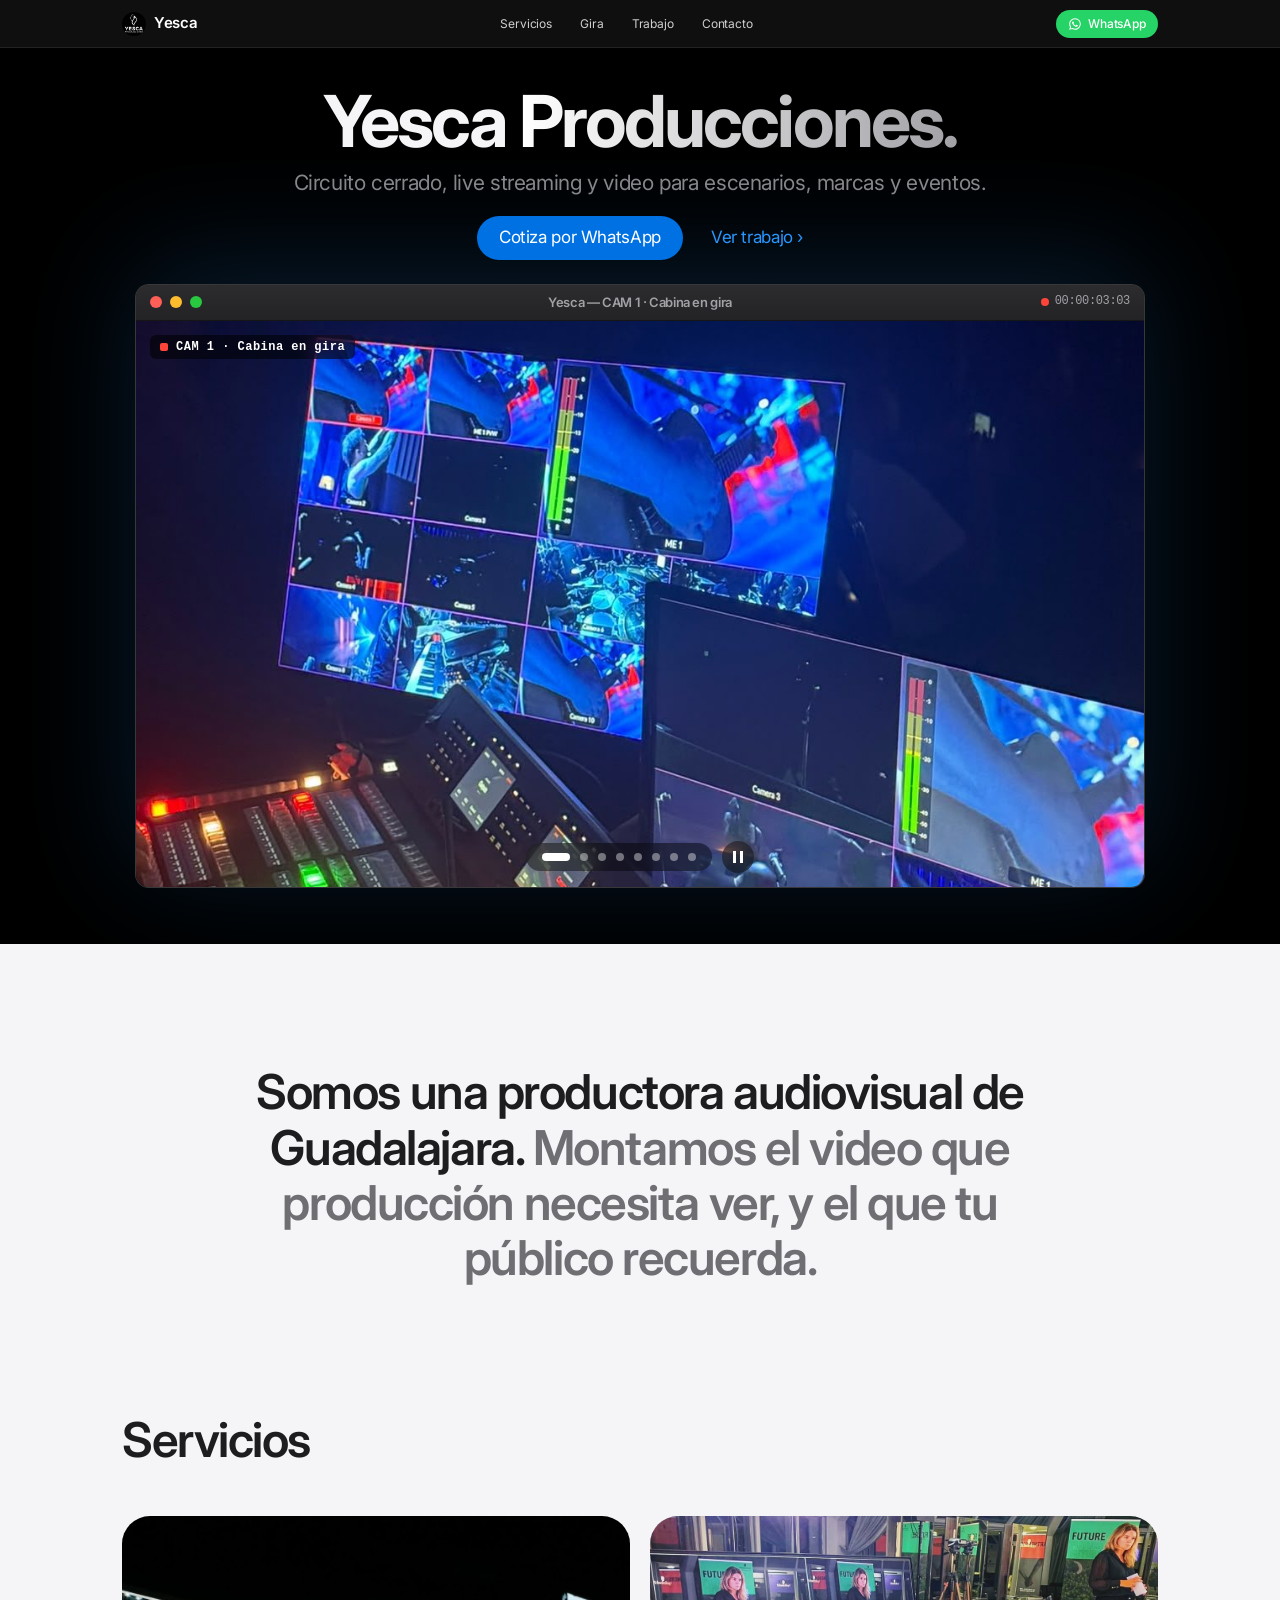
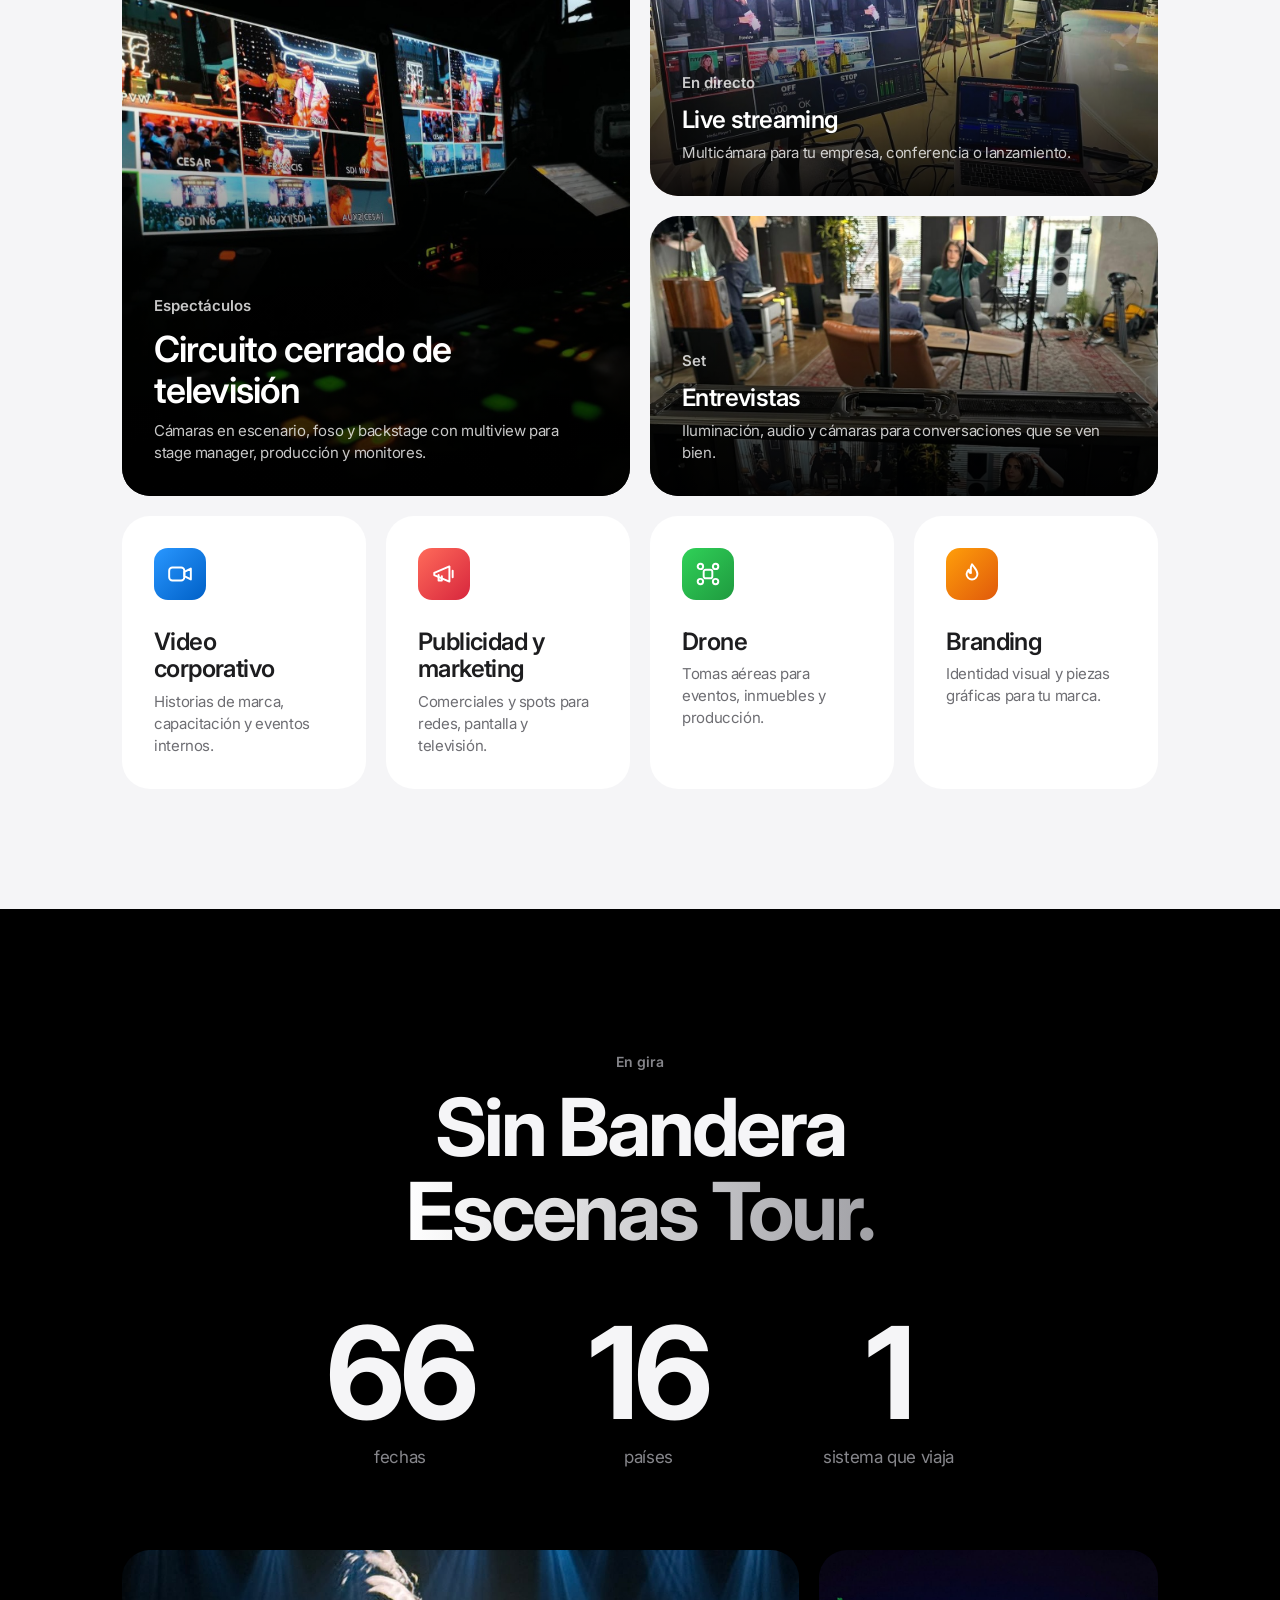
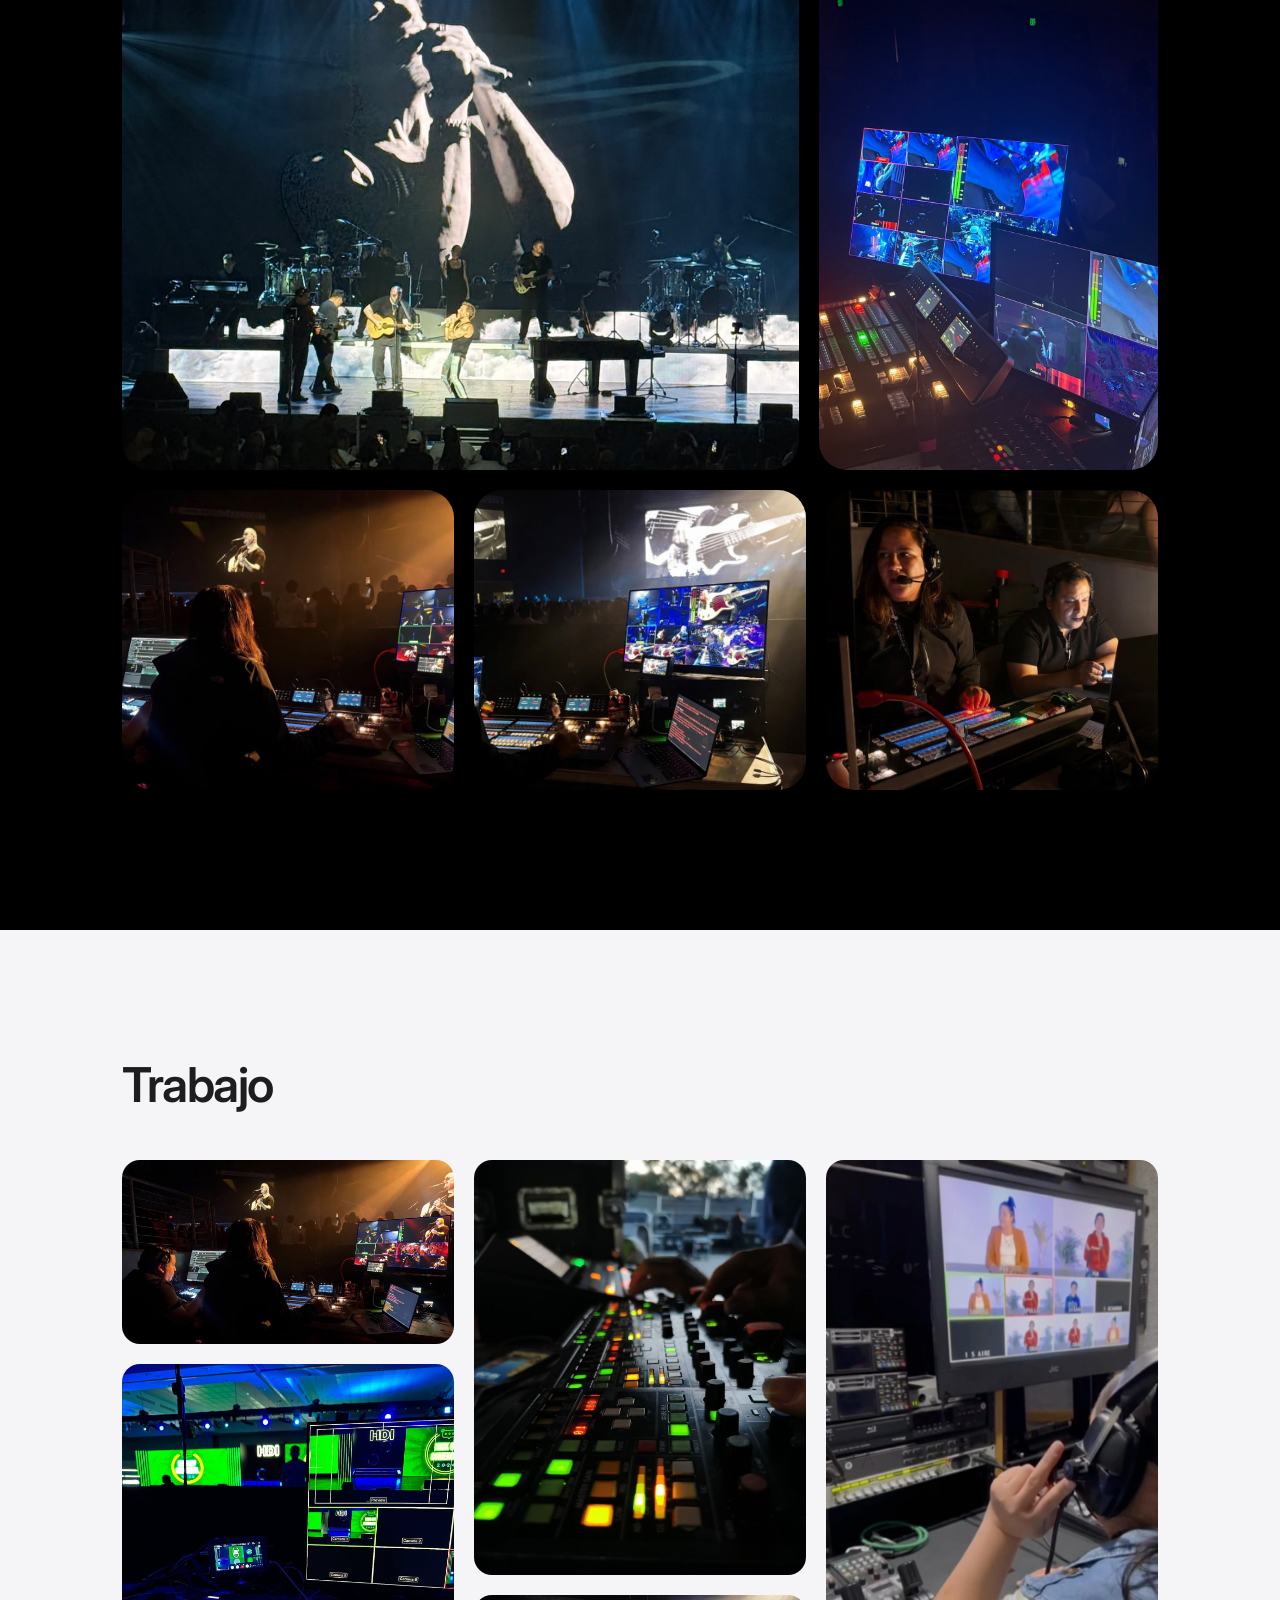
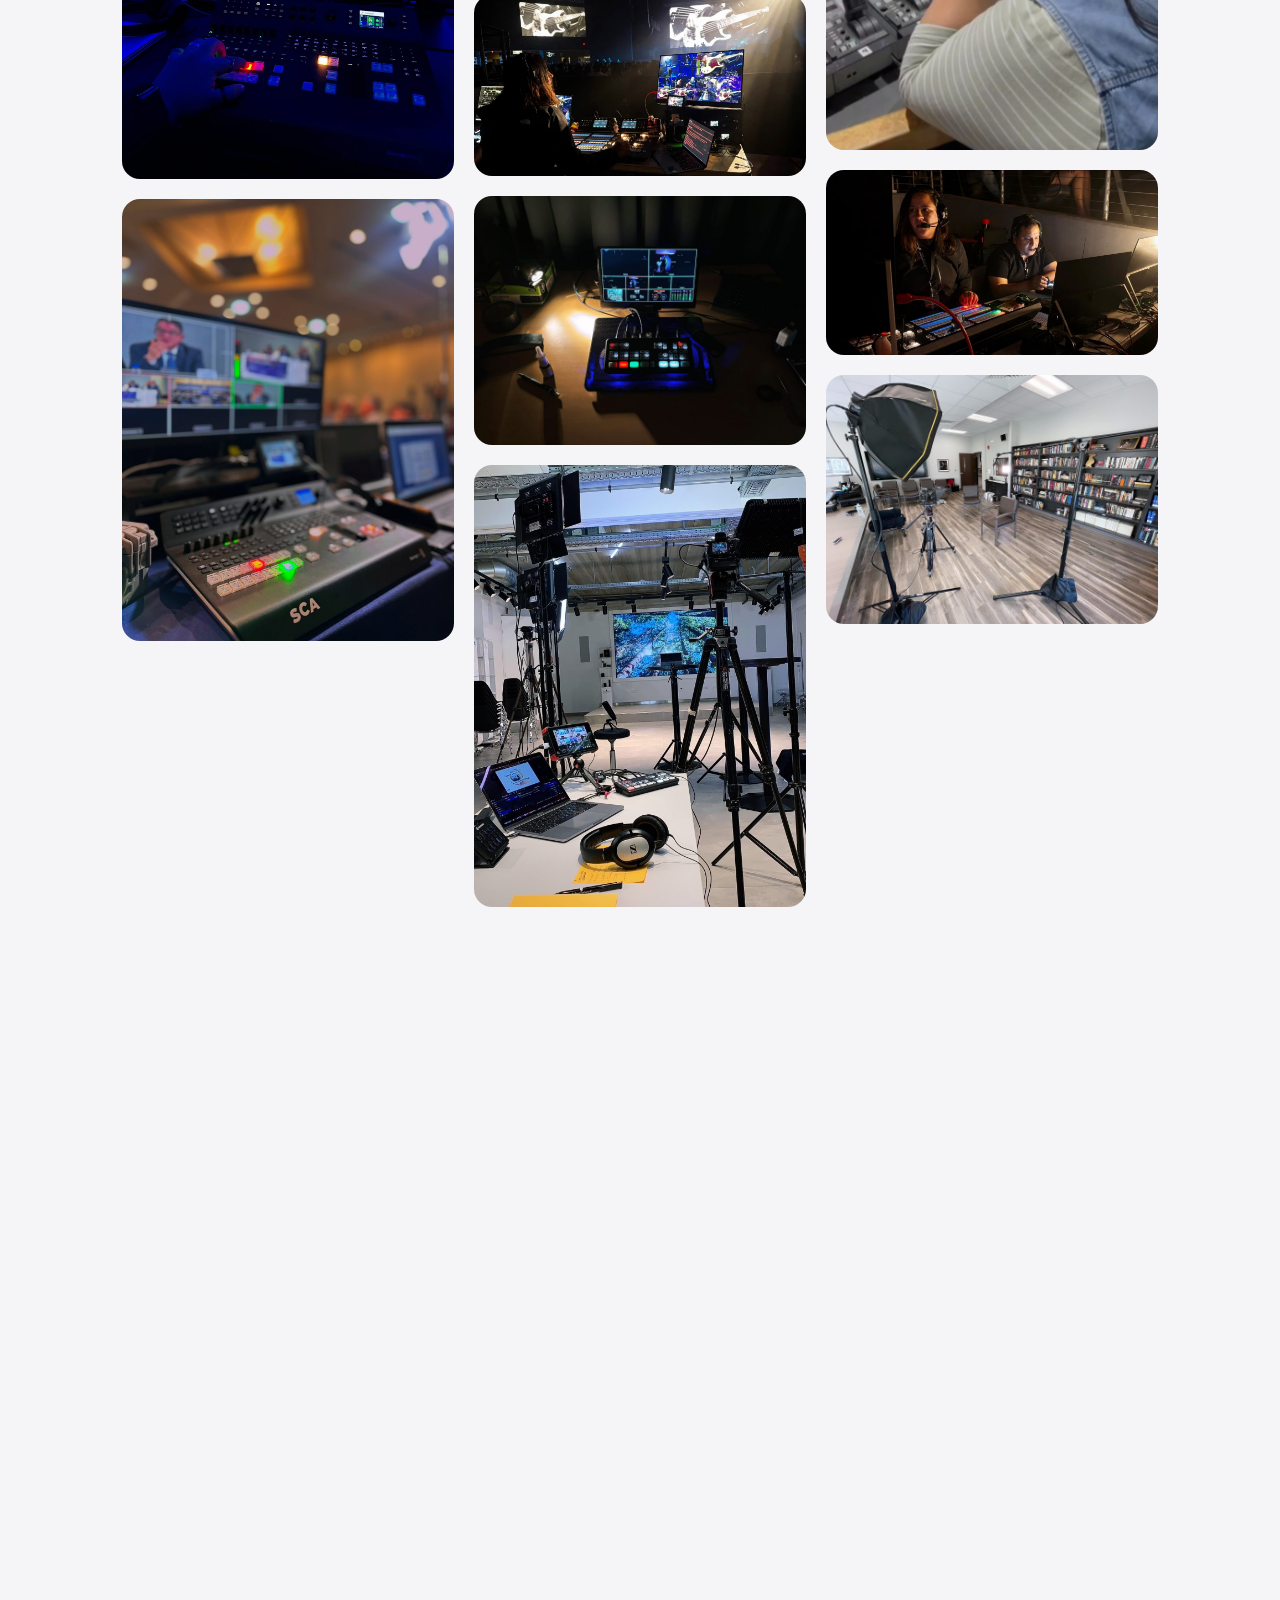
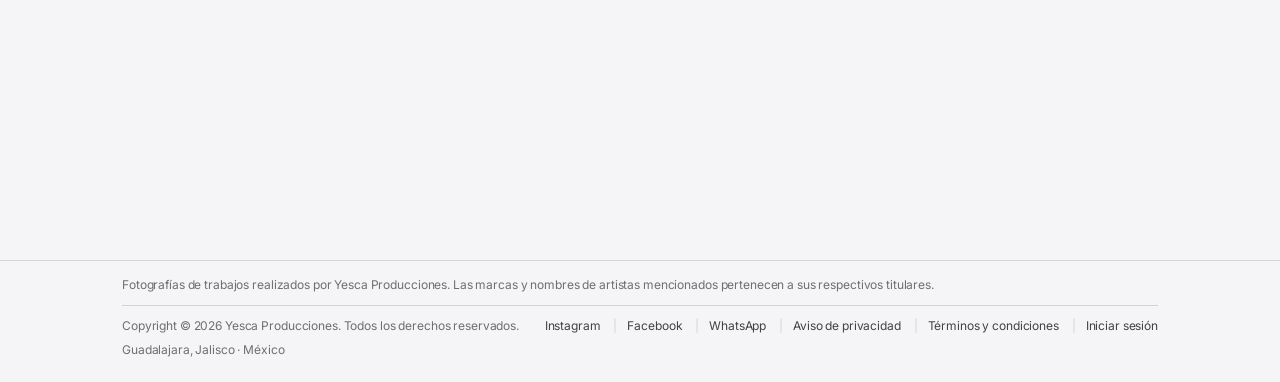
<file: index.html>
<!doctype html>
<html lang="es">
<head>
  <meta charset="utf-8">
  <meta name="viewport" content="width=device-width, initial-scale=1">
  <title>Yesca Producciones · Producción audiovisual en Guadalajara</title>
  <meta name="description" content="Circuito cerrado de televisión, live streaming, video corporativo, publicidad, entrevistas y drone. Guadalajara, Jalisco.">
  <link rel="icon" href="/static/img/ig/logo.jpg">
  <meta property="og:type" content="website">
  <meta property="og:site_name" content="Yesca Producciones">
  <meta property="og:locale" content="es_MX">
  <meta property="og:title" content="Yesca Producciones · Circuito cerrado, live streaming y video">
  <meta property="og:description" content="Circuito cerrado de televisión, live streaming, video corporativo, publicidad, entrevistas y drone. Guadalajara, Jalisco.">
  <meta property="og:url" content="https://www.yescaproducciones.com/">
  <meta property="og:image" content="https://www.yescaproducciones.com/static/img/og.jpg">
  <meta property="og:image:width" content="1200">
  <meta property="og:image:height" content="630">
  <meta property="og:image:alt" content="Yesca Producciones: circuito cerrado, live streaming y video">
  <meta name="twitter:card" content="summary_large_image">
  <meta name="theme-color" content="#000000">
  <link rel="apple-touch-icon" href="/static/img/apple-touch-icon.png">
  <link rel="preconnect" href="https://fonts.googleapis.com">
  <link rel="preconnect" href="https://fonts.gstatic.com" crossorigin>
  <link href="https://fonts.googleapis.com/css2?family=Inter:wght@400;500;600;700&display=swap" rel="stylesheet">
  <link rel="stylesheet" href="/static/css/sitio.css">
  <script>document.documentElement.classList.add("js")</script>
</head>
<body>



<header class="nav">
  <div class="nav-in">
    <a class="nav-marca" href="#inicio">
      <img src="/static/img/ig/logo.jpg" alt="" width="24" height="24">
      <span>Yesca</span>
    </a>
    <nav class="nav-links" aria-label="Secciones">
      <a href="#servicios">Servicios</a>
      <a href="#gira">Gira</a>
      <a href="#trabajo">Trabajo</a>
      <a href="#contacto">Contacto</a>
    </nav>
    <div class="nav-derecha">
      <a class="nav-whatsapp" href="https://wa.me/523310732622?text=Hola%20Yesca%2C%20quiero%20cotizar%20un%20proyecto." target="_blank" rel="noopener"><svg viewBox="0 0 24 24" aria-hidden="true"><path d="M12 2a10 10 0 0 0-8.6 15.1L2 22l5-1.3A10 10 0 1 0 12 2zm0 18.2a8.2 8.2 0 0 1-4.2-1.2l-.3-.2-3 .8.8-2.9-.2-.3A8.2 8.2 0 1 1 12 20.2zm4.5-6.1c-.2-.1-1.5-.7-1.7-.8-.2-.1-.4-.1-.6.1l-.8 1c-.1.2-.3.2-.5.1a6.7 6.7 0 0 1-3.3-2.9c-.3-.4.2-.4.7-1.3.1-.2 0-.3 0-.4l-.8-1.8c-.2-.5-.4-.4-.6-.4h-.5c-.2 0-.4.1-.6.3-.2.2-.8.8-.8 2s.9 2.3 1 2.5c.1.2 1.7 2.6 4.1 3.6 1.5.7 2.1.7 2.9.6.5-.1 1.5-.6 1.7-1.2.2-.6.2-1.1.1-1.2l-.3-.2z"/></svg><span>WhatsApp</span></a>
    </div>
  </div>
</header>

<main id="inicio">

  <!-- Portada -->
  <section class="hero oscuro">
    <h1 class="revelar">Yesca <span class="degradado">Producciones.</span></h1>
    <p class="hero-sub revelar">Circuito cerrado, live streaming y video para escenarios, marcas y eventos.</p>
    <div class="ctas revelar">
      <a class="pastilla-azul" href="https://wa.me/523310732622?text=Hola%20Yesca%2C%20quiero%20cotizar%20un%20proyecto." target="_blank" rel="noopener">Cotiza por WhatsApp</a>
      <a class="enlace-flecha" href="#trabajo">Ver trabajo</a>
    </div>

    
    
    <figure class="ventana revelar">
      <div class="ventana-barra">
        <span class="semaforo"><i></i><i></i><i></i></span>
        <span class="ventana-titulo">Yesca — <span id="cam-titulo">CAM 1 · Cabina en gira</span></span>
        <span class="ventana-rec"><span class="rec"></span> <span id="tc">00:00:00:00</span></span>
      </div>
      <div class="carrusel" id="carrusel" aria-roledescription="carrusel" aria-label="Trabajos de Yesca">
        
          <figure class="toma activa" data-cam="CAM 1 · Cabina en gira" aria-roledescription="diapositiva" aria-label="1 de 8">
            <img src="/static/img/gira/control.jpg" alt="Switcher de video y multiview con las cámaras del show, en la cabina de la gira" style="object-position: center 57%" loading=eager fetchpriority=high>
            <figcaption class="toma-etiqueta"><span class="tally"></span>CAM 1 · Cabina en gira</figcaption>
          </figure>
        
          <figure class="toma " data-cam="CAM 2 · En vivo" aria-roledescription="diapositiva" aria-label="2 de 8">
            <img src="/static/img/gira/escenario.jpg" alt="Concierto en arena con camarógrafo de Yesca frente al escenario" style="object-position: center 65%" loading=lazy>
            <figcaption class="toma-etiqueta"><span class="tally"></span>CAM 2 · En vivo</figcaption>
          </figure>
        
          <figure class="toma " data-cam="CAM 3 · Escenario" aria-roledescription="diapositiva" aria-label="3 de 8">
            <img src="/static/img/ig/23.jpg" alt="Laptop con el logo de Yesca frente a un escenario de concierto" style="object-position: center 60%" loading=lazy>
            <figcaption class="toma-etiqueta"><span class="tally"></span>CAM 3 · Escenario</figcaption>
          </figure>
        
          <figure class="toma " data-cam="CAM 4 · Teatro" aria-roledescription="diapositiva" aria-label="4 de 8">
            <img src="/static/img/ig/05.jpg" alt="Cámaras montadas frente a un escenario iluminado en azul" style="object-position: center 45%" loading=lazy>
            <figcaption class="toma-etiqueta"><span class="tally"></span>CAM 4 · Teatro</figcaption>
          </figure>
        
          <figure class="toma " data-cam="CAM 5 · Multiview" aria-roledescription="diapositiva" aria-label="5 de 8">
            <img src="/static/img/ig/14.jpg" alt="Monitores con multiview de un concierto en cabina" style="object-position: center 40%" loading=lazy>
            <figcaption class="toma-etiqueta"><span class="tally"></span>CAM 5 · Multiview</figcaption>
          </figure>
        
          <figure class="toma " data-cam="CAM 6 · Estructura" aria-roledescription="diapositiva" aria-label="6 de 8">
            <img src="/static/img/ig/20.jpg" alt="Cámara montada en la estructura de un escenario al aire libre" style="object-position: center 55%" loading=lazy>
            <figcaption class="toma-etiqueta"><span class="tally"></span>CAM 6 · Estructura</figcaption>
          </figure>
        
          <figure class="toma " data-cam="CAM 7 · Switcher" aria-roledescription="diapositiva" aria-label="7 de 8">
            <img src="/static/img/ig/09.jpg" alt="Switcher de video y multiview en un evento" style="object-position: center 50%" loading=lazy>
            <figcaption class="toma-etiqueta"><span class="tally"></span>CAM 7 · Switcher</figcaption>
          </figure>
        
          <figure class="toma " data-cam="CAM 8 · Streaming" aria-roledescription="diapositiva" aria-label="8 de 8">
            <img src="/static/img/ig/26.jpg" alt="Transmisión en vivo con monitores y laptop" style="object-position: center 50%" loading=lazy>
            <figcaption class="toma-etiqueta"><span class="tally"></span>CAM 8 · Streaming</figcaption>
          </figure>
        
        <div class="carrusel-control">
          <div class="puntos" role="tablist" aria-label="Elegir foto">
            <button role="tab" aria-label="Foto 1" class="activo"></button><button role="tab" aria-label="Foto 2" class=""></button><button role="tab" aria-label="Foto 3" class=""></button><button role="tab" aria-label="Foto 4" class=""></button><button role="tab" aria-label="Foto 5" class=""></button><button role="tab" aria-label="Foto 6" class=""></button><button role="tab" aria-label="Foto 7" class=""></button><button role="tab" aria-label="Foto 8" class=""></button>
          </div>
          <button class="pausa" id="pausa" aria-label="Pausar el carrusel"><span class="icono-pausa"></span></button>
        </div>
        <button class="carrusel-flecha izq" aria-label="Foto anterior">‹</button>
        <button class="carrusel-flecha der" aria-label="Foto siguiente">›</button>
      </div>
    </figure>
  </section>

  <!-- Declaración -->
  <section class="claro declaracion">
    <p class="revelar">Somos una productora audiovisual de Guadalajara.
      <span class="gris">Montamos el video que producción necesita ver,
      y el que tu público recuerda.</span></p>
  </section>

  <!-- Servicios en mosaico -->
  <section class="claro" id="servicios">
    <div class="contenedor">
      <h2 class="titulo-seccion revelar">Servicios</h2>
      <div class="bento">
        <article class="celda grande foto revelar" style="--foto:url('/static/img/ig/14.jpg')">
          <div class="celda-texto">
            <p class="ceja">Espectáculos</p>
            <h3>Circuito cerrado de televisión</h3>
            <p>Cámaras en escenario, foso y backstage con multiview para stage manager, producción y monitores.</p>
          </div>
        </article>
        <article class="celda foto revelar" style="--foto:url('/static/img/ig/26.jpg')">
          <div class="celda-texto">
            <p class="ceja">En directo</p>
            <h3>Live streaming</h3>
            <p>Multicámara para tu empresa, conferencia o lanzamiento.</p>
          </div>
        </article>
        <article class="celda foto revelar" style="--foto:url('/static/img/ig/10.jpg')">
          <div class="celda-texto">
            <p class="ceja">Set</p>
            <h3>Entrevistas</h3>
            <p>Iluminación, audio y cámaras para conversaciones que se ven bien.</p>
          </div>
        </article>
        <article class="celda icono revelar">
          <span class="glifo" aria-hidden="true">
            <svg viewBox="0 0 24 24"><rect x="2" y="6" width="14" height="12" rx="3"/><path d="M16 10l6-3v10l-6-3z"/></svg>
          </span>
          <h3>Video corporativo</h3>
          <p>Historias de marca, capacitación y eventos internos.</p>
        </article>
        <article class="celda icono revelar">
          <span class="glifo" aria-hidden="true">
            <svg viewBox="0 0 24 24"><path d="M3 11l14-6v14L3 13z"/><path d="M7 13v5h3v-4"/><path d="M20 9v6"/></svg>
          </span>
          <h3>Publicidad y marketing</h3>
          <p>Comerciales y spots para redes, pantalla y televisión.</p>
        </article>
        <article class="celda icono revelar">
          <span class="glifo" aria-hidden="true">
            <svg viewBox="0 0 24 24"><circle cx="5" cy="5" r="2.5"/><circle cx="19" cy="5" r="2.5"/><circle cx="5" cy="19" r="2.5"/><circle cx="19" cy="19" r="2.5"/><rect x="8" y="8" width="8" height="8" rx="2"/></svg>
          </span>
          <h3>Drone</h3>
          <p>Tomas aéreas para eventos, inmuebles y producción.</p>
        </article>
        <article class="celda icono revelar">
          <span class="glifo" aria-hidden="true">
            <svg viewBox="0 0 24 24"><path d="M12 3c2 3 5 5 5 9a5 5 0 0 1-10 0c0-2 1-3 2-4 0 2 1 3 2 3 0-3-1-5 1-8z"/></svg>
          </span>
          <h3>Branding</h3>
          <p>Identidad visual y piezas gráficas para tu marca.</p>
        </article>
      </div>
    </div>
  </section>

  <!-- Gira -->
  <!-- BORRADOR: confirmar con Judith que se puede mencionar al artista -->
  <section class="oscuro gira" id="gira">
    <div class="contenedor">
      <p class="ceja revelar">En gira</p>
      <h2 class="titulo-grande revelar">Sin Bandera<br><span class="degradado">Escenas Tour.</span></h2>
      <div class="cifras revelar">
        <div><b>66</b><span>fechas</span></div>
        <div><b>16</b><span>países</span></div>
        <div><b>1</b><span>sistema que viaja</span></div>
      </div>
      <div class="gira-fotos">
        <img class="revelar" src="/static/img/gira/escenario.jpg" alt="Concierto en arena con camarógrafo de Yesca frente al escenario" loading="lazy" style="object-position: center 62%">
        <img class="revelar" src="/static/img/gira/control.jpg" alt="Cabina de la gira: switcher y multiview con las cámaras del show" loading="lazy" style="object-position: center 78%">
      </div>
      <div class="gira-fotos tres">
        <img class="revelar" src="/static/img/gira/cabina-show.jpg" alt="Operadores de Yesca en la cabina, con el multiview y las pantallas del show al fondo" loading="lazy" style="object-position: center 40%">
        <img class="revelar" src="/static/img/gira/cabina-bajo.jpg" alt="Switcher y multiview durante el show, con el bajista en las pantallas" loading="lazy" style="object-position: 70% center">
        <img class="revelar" src="/static/img/gira/cabina-equipo.jpg" alt="Equipo de Yesca con intercom en la cabina de video" loading="lazy" style="object-position: 40% center">
      </div>
    </div>
  </section>

  <!-- Galería -->
  <section class="claro" id="trabajo">
    <div class="contenedor">
      <h2 class="titulo-seccion revelar">Trabajo</h2>
      <div class="galeria">
        
          <button class="foto revelar" data-src="/static/img/gira/cabina-show.jpg" aria-label="Ampliar: Operadores en la cabina de la gira, con las pantallas del show al fondo">
            <img src="/static/img/gira/cabina-show.jpg" alt="Operadores en la cabina de la gira, con las pantallas del show al fondo" loading="lazy">
          </button>
        
          <button class="foto revelar" data-src="/static/img/ig/09.jpg" aria-label="Ampliar: Switcher y multiview en cabina">
            <img src="/static/img/ig/09.jpg" alt="Switcher y multiview en cabina" loading="lazy">
          </button>
        
          <button class="foto revelar" data-src="/static/img/ig/02.jpg" aria-label="Ampliar: Switcher de video en producción de un evento">
            <img src="/static/img/ig/02.jpg" alt="Switcher de video en producción de un evento" loading="lazy">
          </button>
        
          <button class="foto revelar" data-src="/static/img/ig/15.jpg" aria-label="Ampliar: Consola iluminada durante un show">
            <img src="/static/img/ig/15.jpg" alt="Consola iluminada durante un show" loading="lazy">
          </button>
        
          <button class="foto revelar" data-src="/static/img/gira/cabina-bajo.jpg" aria-label="Ampliar: Switcher y multiview durante el show, con el bajista en las pantallas">
            <img src="/static/img/gira/cabina-bajo.jpg" alt="Switcher y multiview durante el show, con el bajista en las pantallas" loading="lazy">
          </button>
        
          <button class="foto revelar" data-src="/static/img/ig/04.jpg" aria-label="Ampliar: Control de video en penumbra">
            <img src="/static/img/ig/04.jpg" alt="Control de video en penumbra" loading="lazy">
          </button>
        
          <button class="foto revelar" data-src="/static/img/ig/06.jpg" aria-label="Ampliar: Set de grabación en estudio">
            <img src="/static/img/ig/06.jpg" alt="Set de grabación en estudio" loading="lazy">
          </button>
        
          <button class="foto revelar" data-src="/static/img/ig/19.jpg" aria-label="Ampliar: Operador con audífonos frente al multiview">
            <img src="/static/img/ig/19.jpg" alt="Operador con audífonos frente al multiview" loading="lazy">
          </button>
        
          <button class="foto revelar" data-src="/static/img/gira/cabina-equipo.jpg" aria-label="Ampliar: Equipo con intercom en la cabina de video">
            <img src="/static/img/gira/cabina-equipo.jpg" alt="Equipo con intercom en la cabina de video" loading="lazy">
          </button>
        
          <button class="foto revelar" data-src="/static/img/ig/12.jpg" aria-label="Ampliar: Set de entrevista en biblioteca">
            <img src="/static/img/ig/12.jpg" alt="Set de entrevista en biblioteca" loading="lazy">
          </button>
        
          <button class="foto revelar" data-src="/static/img/ig/10.jpg" aria-label="Ampliar: Grabación de entrevista con monitor de campo">
            <img src="/static/img/ig/10.jpg" alt="Grabación de entrevista con monitor de campo" loading="lazy">
          </button>
        
      </div>
      <p class="pie-galeria revelar">Fotos de <a href="https://www.instagram.com/yesca_producciones/" target="_blank" rel="noopener">@yesca_producciones</a></p>
    </div>
  </section>

  <!-- Contacto -->
  <section class="claro contacto" id="contacto">
    <div class="contenedor angosto">
      <h2 class="titulo-grande revelar">Hagamos algo<br>que se vea.</h2>
      <p class="hero-sub contacto-sub revelar">Cuéntanos fecha, lugar y qué necesitas. Te respondemos con una cotización.</p>
      <div class="contacto-botones revelar">
        <a class="pastilla-azul" href="https://wa.me/523310732622?text=Hola%20Yesca%2C%20quiero%20cotizar%20un%20proyecto." target="_blank" rel="noopener">Escríbenos por WhatsApp</a>
        <a class="enlace-flecha azul" href="tel:+523310732622">Llamar al 33 1073 2622</a>
      </div>
      <ul class="redes revelar" aria-label="Redes sociales y contacto">
        <li><a href="https://wa.me/523310732622?text=Hola%20Yesca%2C%20quiero%20cotizar%20un%20proyecto." target="_blank" rel="noopener" aria-label="WhatsApp">
          <svg viewBox="0 0 24 24" aria-hidden="true"><path d="M12 2a10 10 0 0 0-8.6 15.1L2 22l5-1.3A10 10 0 1 0 12 2zm0 18.2a8.2 8.2 0 0 1-4.2-1.2l-.3-.2-3 .8.8-2.9-.2-.3A8.2 8.2 0 1 1 12 20.2zm4.5-6.1c-.2-.1-1.5-.7-1.7-.8-.2-.1-.4-.1-.6.1l-.8 1c-.1.2-.3.2-.5.1a6.7 6.7 0 0 1-3.3-2.9c-.3-.4.2-.4.7-1.3.1-.2 0-.3 0-.4l-.8-1.8c-.2-.5-.4-.4-.6-.4h-.5c-.2 0-.4.1-.6.3-.2.2-.8.8-.8 2s.9 2.3 1 2.5c.1.2 1.7 2.6 4.1 3.6 1.5.7 2.1.7 2.9.6.5-.1 1.5-.6 1.7-1.2.2-.6.2-1.1.1-1.2l-.3-.2z"/></svg>
          <span>WhatsApp</span></a></li>
        <li><a href="https://www.instagram.com/yesca_producciones/" target="_blank" rel="noopener" aria-label="Instagram">
          <svg viewBox="0 0 24 24" aria-hidden="true"><path d="M12 2.2c3.2 0 3.6 0 4.8.1 3.3.1 4.8 1.7 4.9 4.9.1 1.3.1 1.6.1 4.8s0 3.6-.1 4.8c-.1 3.2-1.7 4.8-4.9 4.9-1.3.1-1.6.1-4.8.1s-3.6 0-4.8-.1c-3.3-.1-4.8-1.7-4.9-4.9C2.2 15.6 2.2 15.2 2.2 12s0-3.6.1-4.8C2.4 3.9 3.9 2.4 7.2 2.3 8.4 2.2 8.8 2.2 12 2.2zM12 0C8.7 0 8.3 0 7.1.1 2.7.3.3 2.7.1 7.1 0 8.3 0 8.7 0 12s0 3.7.1 4.9c.2 4.4 2.6 6.8 7 7 1.2.1 1.6.1 4.9.1s3.7 0 4.9-.1c4.4-.2 6.8-2.6 7-7 .1-1.2.1-1.6.1-4.9s0-3.7-.1-4.9c-.2-4.4-2.6-6.8-7-7C15.7 0 15.3 0 12 0zm0 5.8a6.2 6.2 0 1 0 0 12.4 6.2 6.2 0 0 0 0-12.4zM12 16a4 4 0 1 1 0-8 4 4 0 0 1 0 8zm6.4-11.8a1.4 1.4 0 1 0 0 2.9 1.4 1.4 0 0 0 0-2.9z"/></svg>
          <span>Instagram</span></a></li>
        <li><a href="https://www.facebook.com/yescaproducciones" target="_blank" rel="noopener" aria-label="Facebook">
          <svg viewBox="0 0 24 24" aria-hidden="true"><path d="M24 12a12 12 0 1 0-13.9 11.9v-8.4h-3V12h3V9.4c0-3 1.8-4.7 4.5-4.7 1.3 0 2.7.2 2.7.2v3h-1.5c-1.5 0-2 .9-2 1.9V12h3.4l-.5 3.5h-2.9v8.4A12 12 0 0 0 24 12z"/></svg>
          <span>Facebook</span></a></li>
        <li><a href="mailto:yescaprod@gmail.com" aria-label="Correo">
          <svg viewBox="0 0 24 24" aria-hidden="true"><path d="M3 5h18a1 1 0 0 1 1 1v12a1 1 0 0 1-1 1H3a1 1 0 0 1-1-1V6a1 1 0 0 1 1-1zm9 7.2L4 7.3V17h16V7.3l-8 4.9zM4.9 7l7.1 4.3L19.1 7H4.9z"/></svg>
          <span>yescaprod@gmail.com</span></a></li>
      </ul>
    </div>
  </section>
</main>

<footer class="pie">
  <div class="contenedor">
    <p class="pie-nota">Fotografías de trabajos realizados por Yesca Producciones. Las marcas y nombres de artistas mencionados pertenecen a sus respectivos titulares.</p>
    <div class="pie-fila">
      <span>Copyright © 2026 Yesca Producciones. Todos los derechos reservados.</span>
      <span class="pie-legales">
        <a href="https://www.instagram.com/yesca_producciones/" target="_blank" rel="noopener">Instagram</a>
        <a href="https://www.facebook.com/yescaproducciones" target="_blank" rel="noopener">Facebook</a>
        <a href="https://wa.me/523310732622?text=Hola%20Yesca%2C%20quiero%20cotizar%20un%20proyecto." target="_blank" rel="noopener">WhatsApp</a>
        <a href="/privacidad">Aviso de privacidad</a>
        <a href="/terminos">Términos y condiciones</a>
        <a href="https://judithzepeda.pythonanywhere.com/login">Iniciar sesión</a>
      </span>
    </div>
    <p class="pie-lugar">Guadalajara, Jalisco · México</p>
  </div>
</footer>

<a class="wa-flotante" href="https://wa.me/523310732622?text=Hola%20Yesca%2C%20quiero%20cotizar%20un%20proyecto." target="_blank" rel="noopener" aria-label="Escríbenos por WhatsApp"><svg viewBox="0 0 24 24" aria-hidden="true"><path d="M12 2a10 10 0 0 0-8.6 15.1L2 22l5-1.3A10 10 0 1 0 12 2zm0 18.2a8.2 8.2 0 0 1-4.2-1.2l-.3-.2-3 .8.8-2.9-.2-.3A8.2 8.2 0 1 1 12 20.2zm4.5-6.1c-.2-.1-1.5-.7-1.7-.8-.2-.1-.4-.1-.6.1l-.8 1c-.1.2-.3.2-.5.1a6.7 6.7 0 0 1-3.3-2.9c-.3-.4.2-.4.7-1.3.1-.2 0-.3 0-.4l-.8-1.8c-.2-.5-.4-.4-.6-.4h-.5c-.2 0-.4.1-.6.3-.2.2-.8.8-.8 2s.9 2.3 1 2.5c.1.2 1.7 2.6 4.1 3.6 1.5.7 2.1.7 2.9.6.5-.1 1.5-.6 1.7-1.2.2-.6.2-1.1.1-1.2l-.3-.2z"/></svg></a>

<dialog class="visor" id="visor">
  <img alt="">
  <button class="visor-cerrar" aria-label="Cerrar">✕</button>
</dialog>

<script>
  // Aparición suave al hacer scroll.
  const io = new IntersectionObserver(es => es.forEach(e => {
    if (e.isIntersecting) { e.target.classList.add('visto'); io.unobserve(e.target); }
  }), { threshold: 0.12 });
  document.querySelectorAll('.revelar').forEach(el => io.observe(el));

  // Timecode de la ventana, 30 fps.
  const tc = document.getElementById('tc');
  const t0 = performance.now();
  const dos = n => String(n).padStart(2, '0');
  (function tick() {
    const f = Math.floor((performance.now() - t0) / (1000 / 30)), s = Math.floor(f / 30);
    tc.textContent = `${dos(Math.floor(s / 3600))}:${dos(Math.floor(s / 60) % 60)}:${dos(s % 60)}:${dos(f % 30)}`;
    requestAnimationFrame(tick);
  })();

  // Que la ventana con la foto quepa entera en la primera pantalla, como en
  // apple.com: su ancho sale de la altura que queda libre (16:9 + barra).
  (() => {
    const v = document.querySelector('.ventana');
    function ajustar() {
      let top = 0;
      for (let e = v; e; e = e.offsetParent) top += e.offsetTop;   // sin el transform de la animación
      const libre = innerHeight - top - 36 - 12;                     // barra de la ventana y un respiro
      const ancho = Math.max(300, Math.min(1120, v.parentElement.clientWidth - 44, libre * 16 / 9));
      v.style.maxWidth = ancho + 'px';
    }
    ajustar();
    addEventListener('resize', ajustar);
    // La tipografía web llega después y empuja el texto: se recalcula.
    addEventListener('load', ajustar);
    if (document.fonts) document.fonts.ready.then(ajustar);
  })();

  // Carrusel del monitor de programa: corre solo, fundido cada 5 s, con
  // flechas, puntos, deslizar en celular y botón de pausa. Solo se detiene
  // con el botón. No se mira document.hidden al arrancar: los navegadores
  // dentro de otras apps (y algunos paneles) se reportan ocultos aunque se vean.
  (() => {
    const caja = document.getElementById('carrusel');
    const tomas = [...caja.querySelectorAll('.toma')];
    const puntos = [...document.querySelectorAll('.puntos button')];
    const titulo = document.getElementById('cam-titulo');
    const pausa = document.getElementById('pausa');
    let i = 0, timer = null, pausado = false;

    function ir(n) {
      tomas[i].classList.remove('activa'); puntos[i].classList.remove('activo');
      puntos[i].setAttribute('aria-selected', 'false');
      i = (n + tomas.length) % tomas.length;
      tomas[i].classList.add('activa'); puntos[i].classList.add('activo');
      puntos[i].setAttribute('aria-selected', 'true');
      titulo.textContent = tomas[i].dataset.cam;
      programar();
    }
    function programar() {
      clearTimeout(timer);
      if (!pausado) timer = setTimeout(() => ir(i + 1), 5000);
    }
    function marcarPausa() {
      pausa.classList.toggle('en-pausa', pausado);
      pausa.setAttribute('aria-label', pausado ? 'Reanudar el carrusel' : 'Pausar el carrusel');
    }
    caja.querySelector('.izq').onclick = () => ir(i - 1);
    caja.querySelector('.der').onclick = () => ir(i + 1);
    puntos.forEach((p, k) => p.onclick = () => ir(k));
    pausa.onclick = () => { pausado = !pausado; marcarPausa(); programar(); };
    document.addEventListener('visibilitychange', () => document.hidden ? clearTimeout(timer) : programar());
    let x0 = null;
    caja.addEventListener('touchstart', e => { x0 = e.touches[0].clientX; }, { passive: true });
    caja.addEventListener('touchend', e => {
      if (x0 === null) return;
      const dx = e.changedTouches[0].clientX - x0; x0 = null;
      if (Math.abs(dx) > 40) ir(i + (dx < 0 ? 1 : -1));
    });
    caja.addEventListener('keydown', e => {
      if (e.key === 'ArrowLeft') ir(i - 1);
      if (e.key === 'ArrowRight') ir(i + 1);
    });
    marcarPausa(); programar();
  })();

  // Visor de fotos.
  const visor = document.getElementById('visor');
  document.querySelectorAll('.galeria .foto').forEach(b => b.addEventListener('click', () => {
    visor.querySelector('img').src = b.dataset.src;
    visor.querySelector('img').alt = b.querySelector('img').alt;
    visor.showModal();
  }));
  visor.addEventListener('click', () => visor.close());
</script>
</body>
</html>
</file>
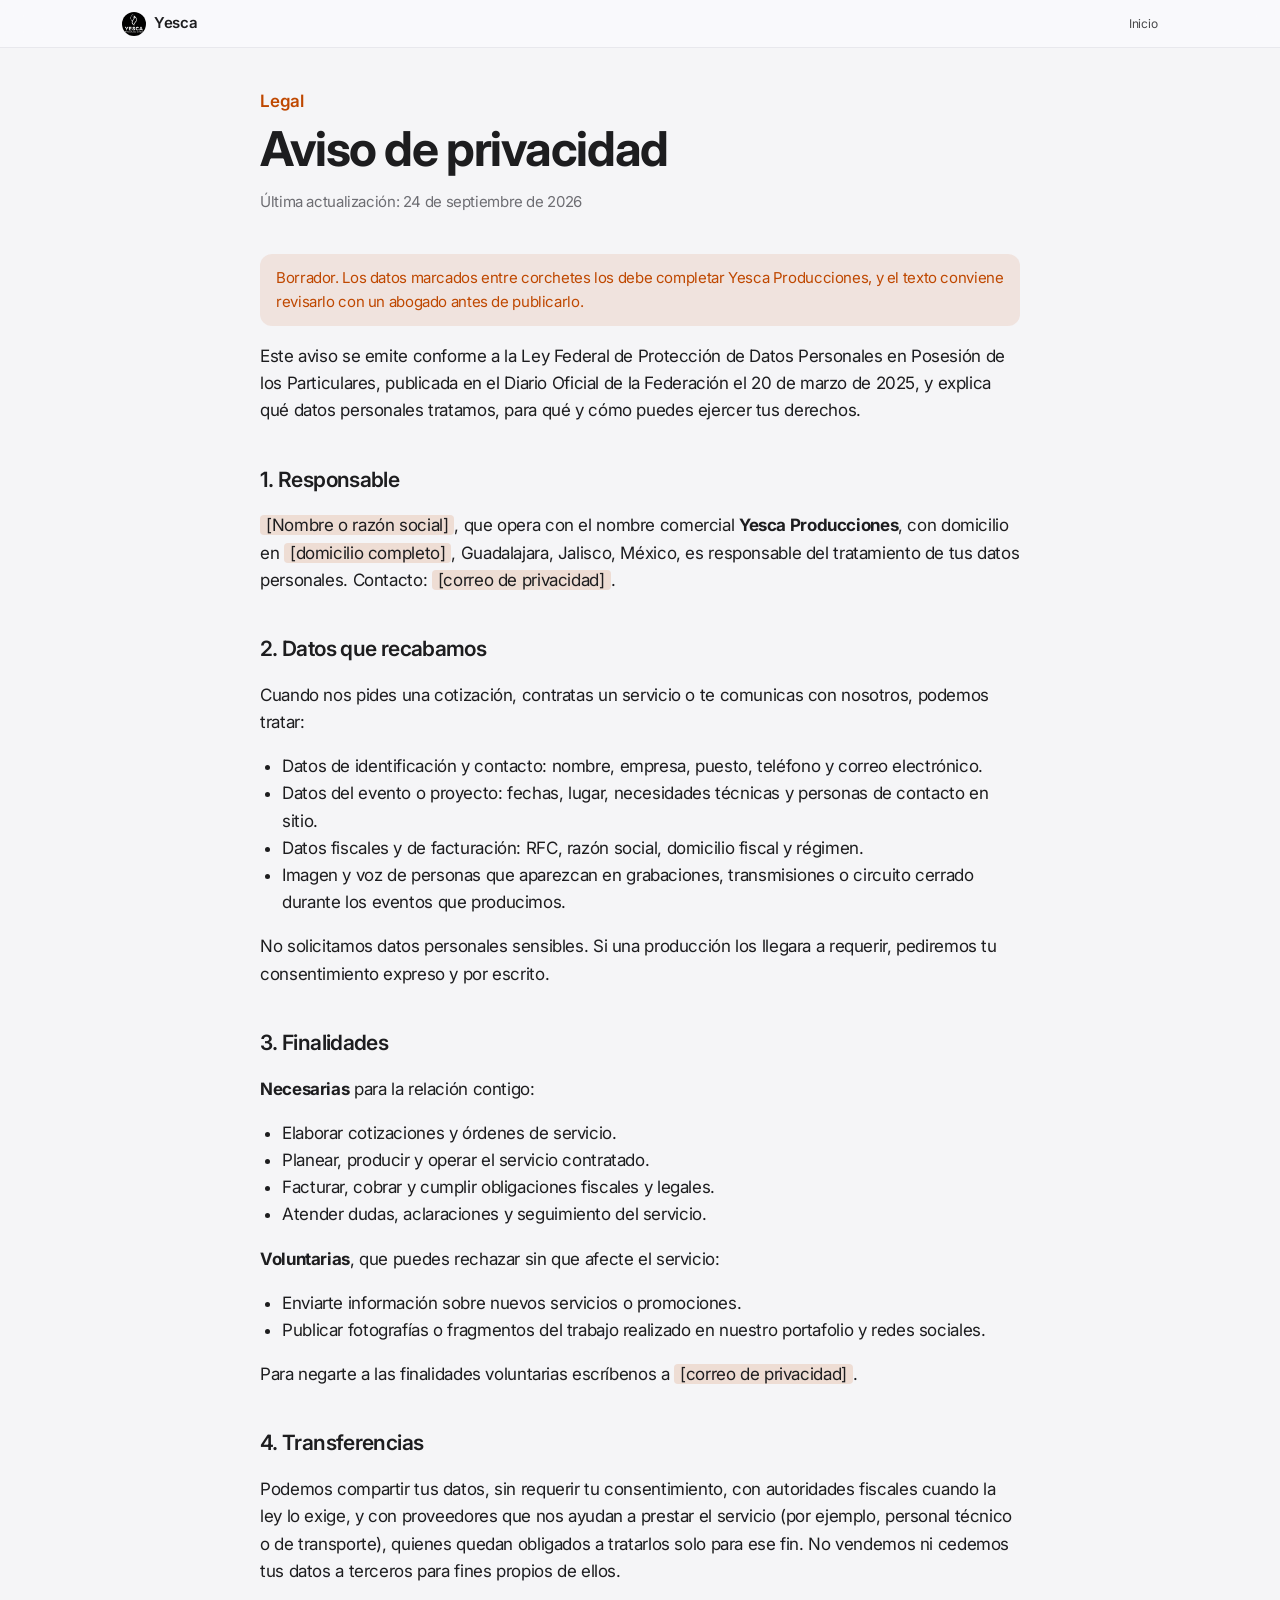
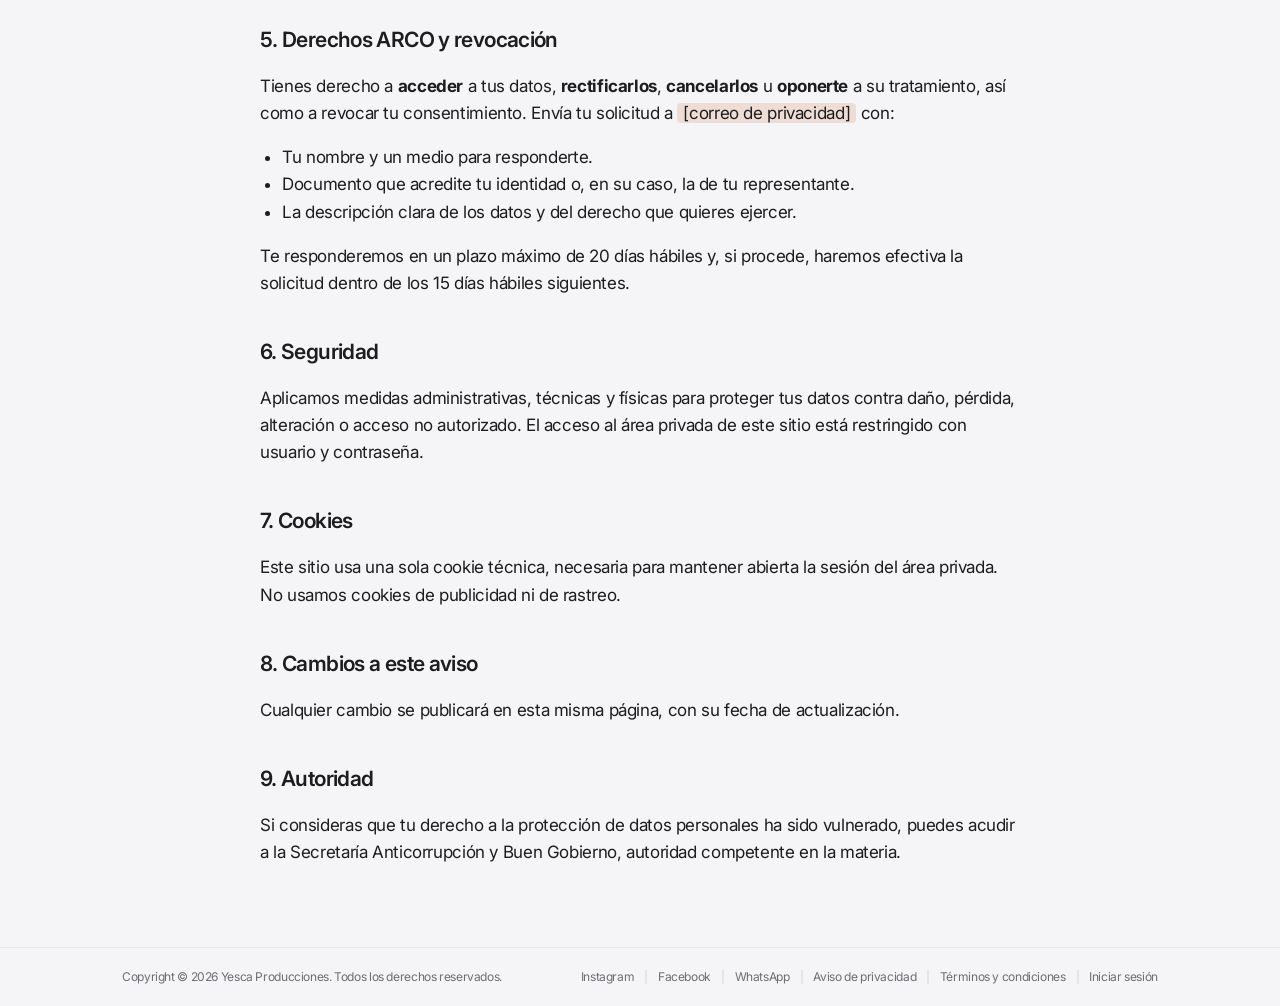
<file: privacidad.html>
<!doctype html>
<html lang="es">
<head>
  <meta charset="utf-8">
  <meta name="viewport" content="width=device-width, initial-scale=1">
  <title>Aviso de privacidad · Yesca Producciones</title>
  <link rel="icon" href="/static/img/ig/logo.jpg">
  <meta property="og:type" content="website">
  <meta property="og:site_name" content="Yesca Producciones">
  <meta property="og:locale" content="es_MX">
  <meta property="og:title" content="Aviso de privacidad · Yesca Producciones">
  <meta property="og:description" content="Circuito cerrado de televisión, live streaming, video corporativo, publicidad, entrevistas y drone. Guadalajara, Jalisco.">
  <meta property="og:url" content="https://www.yescaproducciones.com/privacidad">
  <meta property="og:image" content="https://www.yescaproducciones.com/static/img/og.jpg">
  <meta property="og:image:width" content="1200">
  <meta property="og:image:height" content="630">
  <meta property="og:image:alt" content="Yesca Producciones: circuito cerrado, live streaming y video">
  <meta name="twitter:card" content="summary_large_image">
  <meta name="theme-color" content="#000000">
  <link rel="apple-touch-icon" href="/static/img/apple-touch-icon.png">
  <link rel="preconnect" href="https://fonts.googleapis.com">
  <link rel="preconnect" href="https://fonts.gstatic.com" crossorigin>
  <link href="https://fonts.googleapis.com/css2?family=Inter:wght@400;500;600;700&display=swap" rel="stylesheet">
  <link rel="stylesheet" href="/static/css/estilo.css">
  
</head>
<body>
  <header class="barra">
    <div class="barra-in">
      <a class="marca" href="/">
        <img src="/static/img/ig/logo.jpg" alt="" width="24" height="24">
        <span>Yesca</span>
      </a>
      <nav aria-label="Principal">
        
          <a href="/">Inicio</a>
        
      </nav>
    </div>
  </header>

  
    
  

  <main>
<article class="legal">
  <p class="etiqueta">Legal</p>
  <h1>Aviso de privacidad</h1>
  <p class="actualizado">Última actualización: 24 de septiembre de 2026</p>

  <p class="borrador">Borrador. Los datos marcados entre corchetes los debe completar Yesca Producciones, y el texto conviene revisarlo con un abogado antes de publicarlo.</p>

  <p>Este aviso se emite conforme a la Ley Federal de Protección de Datos Personales en Posesión de los Particulares, publicada en el Diario Oficial de la Federación el 20 de marzo de 2025, y explica qué datos personales tratamos, para qué y cómo puedes ejercer tus derechos.</p>

  <h2>1. Responsable</h2>
  <p><span class="pendiente">[Nombre o razón social]</span>, que opera con el nombre comercial <b>Yesca Producciones</b>, con domicilio en <span class="pendiente">[domicilio completo]</span>, Guadalajara, Jalisco, México, es responsable del tratamiento de tus datos personales. Contacto: <span class="pendiente">[correo de privacidad]</span>.</p>

  <h2>2. Datos que recabamos</h2>
  <p>Cuando nos pides una cotización, contratas un servicio o te comunicas con nosotros, podemos tratar:</p>
  <ul>
    <li>Datos de identificación y contacto: nombre, empresa, puesto, teléfono y correo electrónico.</li>
    <li>Datos del evento o proyecto: fechas, lugar, necesidades técnicas y personas de contacto en sitio.</li>
    <li>Datos fiscales y de facturación: RFC, razón social, domicilio fiscal y régimen.</li>
    <li>Imagen y voz de personas que aparezcan en grabaciones, transmisiones o circuito cerrado durante los eventos que producimos.</li>
  </ul>
  <p>No solicitamos datos personales sensibles. Si una producción los llegara a requerir, pediremos tu consentimiento expreso y por escrito.</p>

  <h2>3. Finalidades</h2>
  <p><b>Necesarias</b> para la relación contigo:</p>
  <ul>
    <li>Elaborar cotizaciones y órdenes de servicio.</li>
    <li>Planear, producir y operar el servicio contratado.</li>
    <li>Facturar, cobrar y cumplir obligaciones fiscales y legales.</li>
    <li>Atender dudas, aclaraciones y seguimiento del servicio.</li>
  </ul>
  <p><b>Voluntarias</b>, que puedes rechazar sin que afecte el servicio:</p>
  <ul>
    <li>Enviarte información sobre nuevos servicios o promociones.</li>
    <li>Publicar fotografías o fragmentos del trabajo realizado en nuestro portafolio y redes sociales.</li>
  </ul>
  <p>Para negarte a las finalidades voluntarias escríbenos a <span class="pendiente">[correo de privacidad]</span>.</p>

  <h2>4. Transferencias</h2>
  <p>Podemos compartir tus datos, sin requerir tu consentimiento, con autoridades fiscales cuando la ley lo exige, y con proveedores que nos ayudan a prestar el servicio (por ejemplo, personal técnico o de transporte), quienes quedan obligados a tratarlos solo para ese fin. No vendemos ni cedemos tus datos a terceros para fines propios de ellos.</p>

  <h2>5. Derechos ARCO y revocación</h2>
  <p>Tienes derecho a <b>acceder</b> a tus datos, <b>rectificarlos</b>, <b>cancelarlos</b> u <b>oponerte</b> a su tratamiento, así como a revocar tu consentimiento. Envía tu solicitud a <span class="pendiente">[correo de privacidad]</span> con:</p>
  <ul>
    <li>Tu nombre y un medio para responderte.</li>
    <li>Documento que acredite tu identidad o, en su caso, la de tu representante.</li>
    <li>La descripción clara de los datos y del derecho que quieres ejercer.</li>
  </ul>
  <p>Te responderemos en un plazo máximo de 20 días hábiles y, si procede, haremos efectiva la solicitud dentro de los 15 días hábiles siguientes.</p>

  <h2>6. Seguridad</h2>
  <p>Aplicamos medidas administrativas, técnicas y físicas para proteger tus datos contra daño, pérdida, alteración o acceso no autorizado. El acceso al área privada de este sitio está restringido con usuario y contraseña.</p>

  <h2>7. Cookies</h2>
  <p>Este sitio usa una sola cookie técnica, necesaria para mantener abierta la sesión del área privada. No usamos cookies de publicidad ni de rastreo.</p>

  <h2>8. Cambios a este aviso</h2>
  <p>Cualquier cambio se publicará en esta misma página, con su fecha de actualización.</p>

  <h2>9. Autoridad</h2>
  <p>Si consideras que tu derecho a la protección de datos personales ha sido vulnerado, puedes acudir a la Secretaría Anticorrupción y Buen Gobierno, autoridad competente en la materia.</p>
</article>
</main>

  <footer class="pie">
    <div class="pie-in">
      <span>Copyright © 2026 Yesca Producciones. Todos los derechos reservados.</span>
      <span class="pie-legales">
        <a href="https://www.instagram.com/yesca_producciones/" target="_blank" rel="noopener">Instagram</a>
        <a href="https://www.facebook.com/yescaproducciones" target="_blank" rel="noopener">Facebook</a>
        <a href="https://wa.me/523310732622?text=Hola%20Yesca%2C%20quiero%20cotizar%20un%20proyecto." target="_blank" rel="noopener">WhatsApp</a>
        <a href="/privacidad">Aviso de privacidad</a>
        <a href="/terminos">Términos y condiciones</a>
        <a href="https://judithzepeda.pythonanywhere.com/login">Iniciar sesión</a>
      </span>
    </div>
  </footer>
  
</body>
</html>
</file>
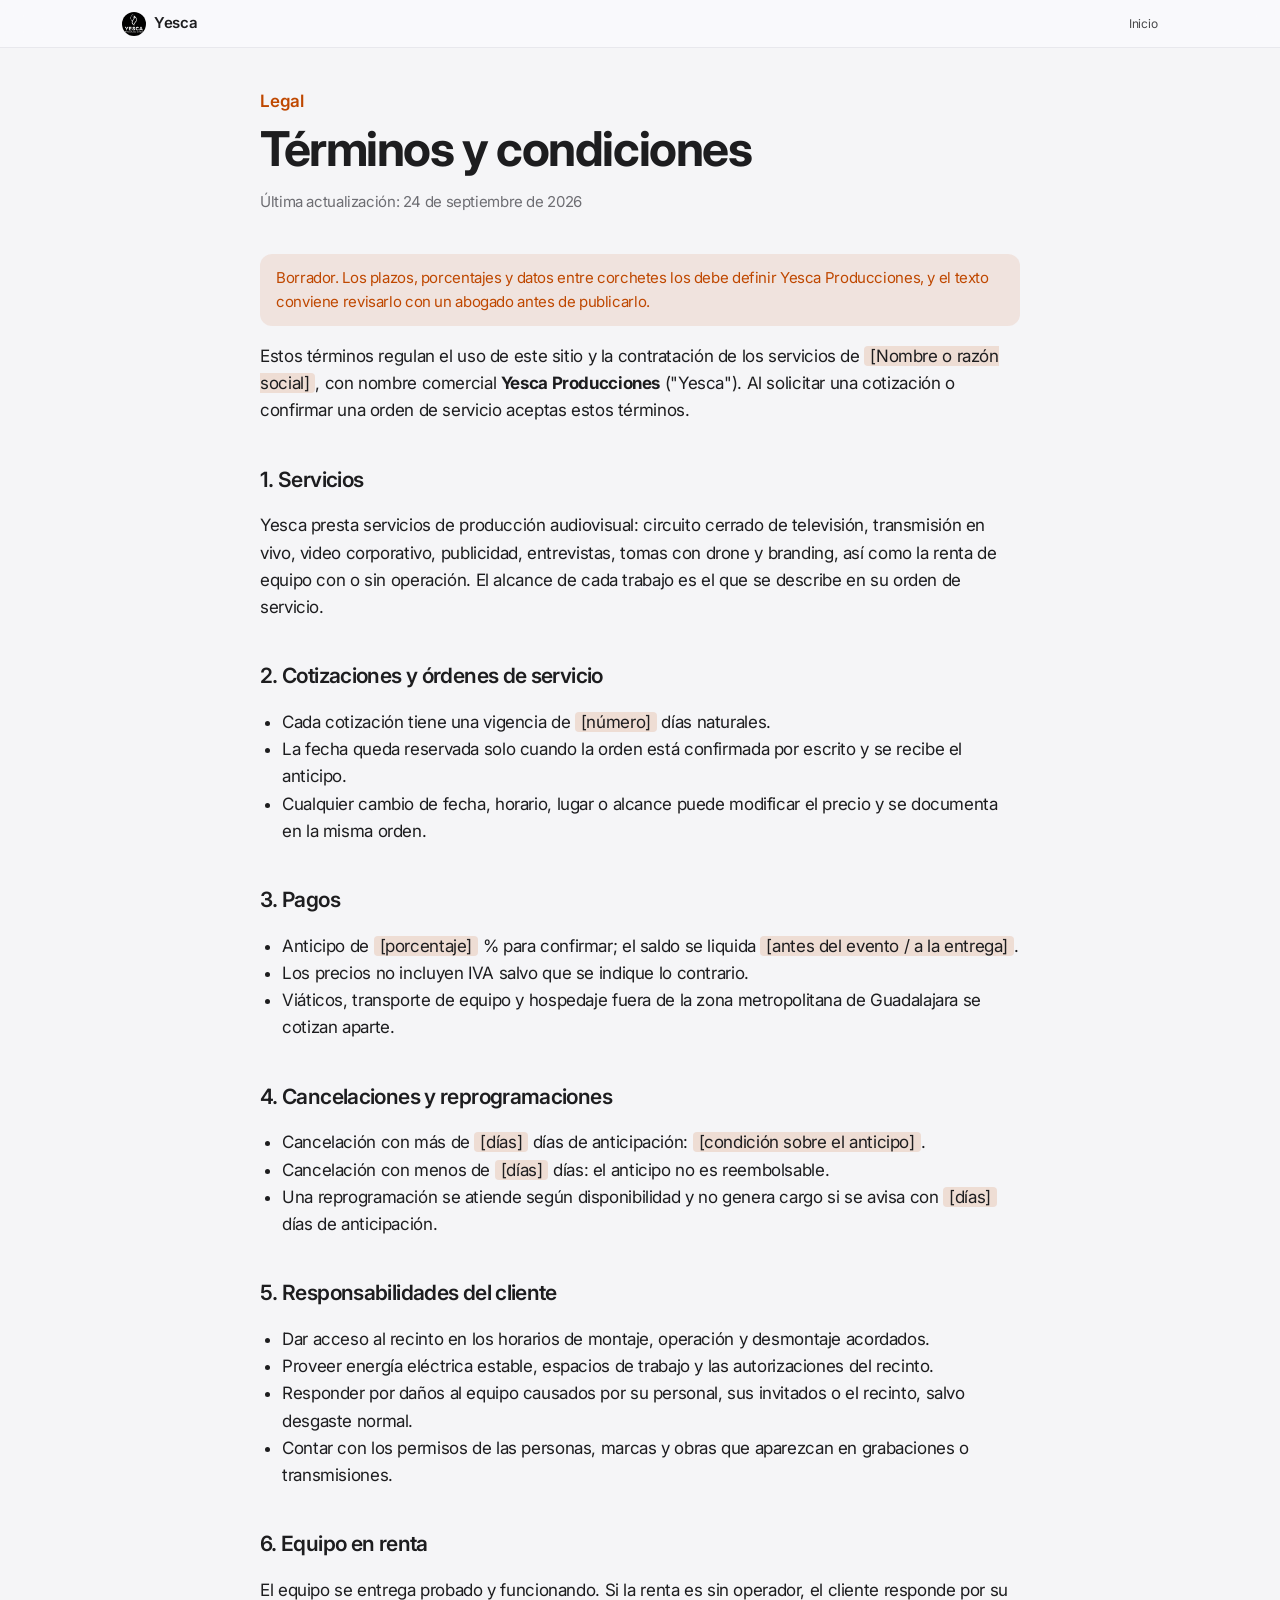
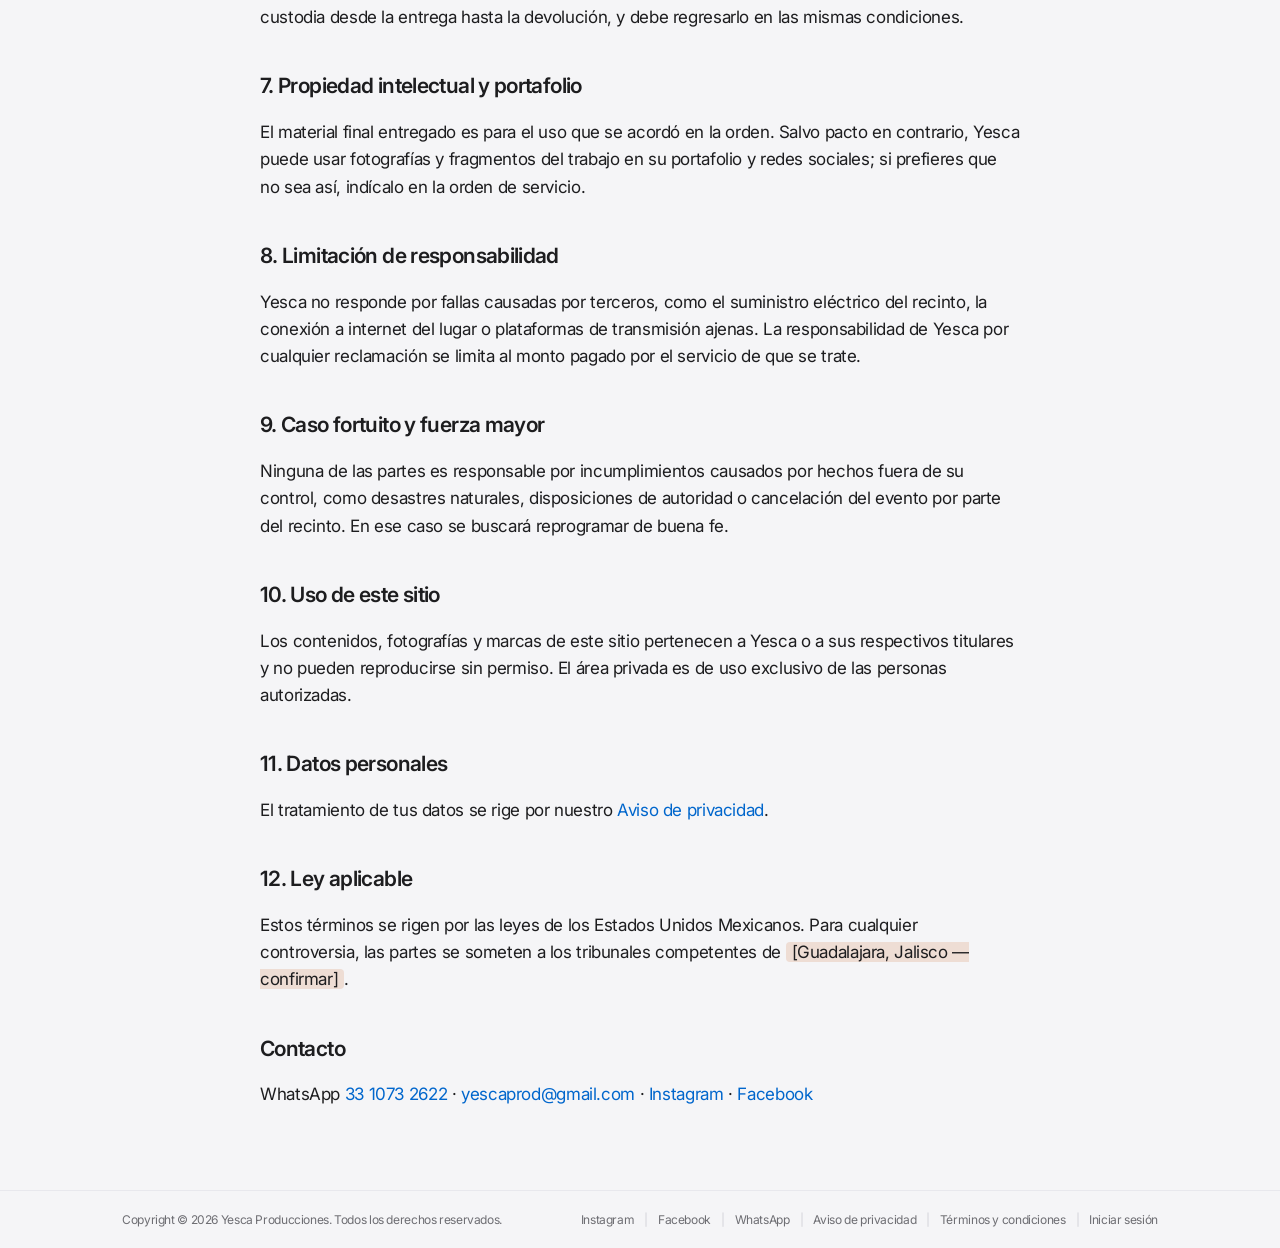
<file: terminos.html>
<!doctype html>
<html lang="es">
<head>
  <meta charset="utf-8">
  <meta name="viewport" content="width=device-width, initial-scale=1">
  <title>Términos y condiciones · Yesca Producciones</title>
  <link rel="icon" href="/static/img/ig/logo.jpg">
  <meta property="og:type" content="website">
  <meta property="og:site_name" content="Yesca Producciones">
  <meta property="og:locale" content="es_MX">
  <meta property="og:title" content="Términos y condiciones · Yesca Producciones">
  <meta property="og:description" content="Circuito cerrado de televisión, live streaming, video corporativo, publicidad, entrevistas y drone. Guadalajara, Jalisco.">
  <meta property="og:url" content="https://www.yescaproducciones.com/terminos">
  <meta property="og:image" content="https://www.yescaproducciones.com/static/img/og.jpg">
  <meta property="og:image:width" content="1200">
  <meta property="og:image:height" content="630">
  <meta property="og:image:alt" content="Yesca Producciones: circuito cerrado, live streaming y video">
  <meta name="twitter:card" content="summary_large_image">
  <meta name="theme-color" content="#000000">
  <link rel="apple-touch-icon" href="/static/img/apple-touch-icon.png">
  <link rel="preconnect" href="https://fonts.googleapis.com">
  <link rel="preconnect" href="https://fonts.gstatic.com" crossorigin>
  <link href="https://fonts.googleapis.com/css2?family=Inter:wght@400;500;600;700&display=swap" rel="stylesheet">
  <link rel="stylesheet" href="/static/css/estilo.css">
  
</head>
<body>
  <header class="barra">
    <div class="barra-in">
      <a class="marca" href="/">
        <img src="/static/img/ig/logo.jpg" alt="" width="24" height="24">
        <span>Yesca</span>
      </a>
      <nav aria-label="Principal">
        
          <a href="/">Inicio</a>
        
      </nav>
    </div>
  </header>

  
    
  

  <main>
<article class="legal">
  <p class="etiqueta">Legal</p>
  <h1>Términos y condiciones</h1>
  <p class="actualizado">Última actualización: 24 de septiembre de 2026</p>

  <p class="borrador">Borrador. Los plazos, porcentajes y datos entre corchetes los debe definir Yesca Producciones, y el texto conviene revisarlo con un abogado antes de publicarlo.</p>

  <p>Estos términos regulan el uso de este sitio y la contratación de los servicios de <span class="pendiente">[Nombre o razón social]</span>, con nombre comercial <b>Yesca Producciones</b> ("Yesca"). Al solicitar una cotización o confirmar una orden de servicio aceptas estos términos.</p>

  <h2>1. Servicios</h2>
  <p>Yesca presta servicios de producción audiovisual: circuito cerrado de televisión, transmisión en vivo, video corporativo, publicidad, entrevistas, tomas con drone y branding, así como la renta de equipo con o sin operación. El alcance de cada trabajo es el que se describe en su orden de servicio.</p>

  <h2>2. Cotizaciones y órdenes de servicio</h2>
  <ul>
    <li>Cada cotización tiene una vigencia de <span class="pendiente">[número]</span> días naturales.</li>
    <li>La fecha queda reservada solo cuando la orden está confirmada por escrito y se recibe el anticipo.</li>
    <li>Cualquier cambio de fecha, horario, lugar o alcance puede modificar el precio y se documenta en la misma orden.</li>
  </ul>

  <h2>3. Pagos</h2>
  <ul>
    <li>Anticipo de <span class="pendiente">[porcentaje]</span> % para confirmar; el saldo se liquida <span class="pendiente">[antes del evento / a la entrega]</span>.</li>
    <li>Los precios no incluyen IVA salvo que se indique lo contrario.</li>
    <li>Viáticos, transporte de equipo y hospedaje fuera de la zona metropolitana de Guadalajara se cotizan aparte.</li>
  </ul>

  <h2>4. Cancelaciones y reprogramaciones</h2>
  <ul>
    <li>Cancelación con más de <span class="pendiente">[días]</span> días de anticipación: <span class="pendiente">[condición sobre el anticipo]</span>.</li>
    <li>Cancelación con menos de <span class="pendiente">[días]</span> días: el anticipo no es reembolsable.</li>
    <li>Una reprogramación se atiende según disponibilidad y no genera cargo si se avisa con <span class="pendiente">[días]</span> días de anticipación.</li>
  </ul>

  <h2>5. Responsabilidades del cliente</h2>
  <ul>
    <li>Dar acceso al recinto en los horarios de montaje, operación y desmontaje acordados.</li>
    <li>Proveer energía eléctrica estable, espacios de trabajo y las autorizaciones del recinto.</li>
    <li>Responder por daños al equipo causados por su personal, sus invitados o el recinto, salvo desgaste normal.</li>
    <li>Contar con los permisos de las personas, marcas y obras que aparezcan en grabaciones o transmisiones.</li>
  </ul>

  <h2>6. Equipo en renta</h2>
  <p>El equipo se entrega probado y funcionando. Si la renta es sin operador, el cliente responde por su custodia desde la entrega hasta la devolución, y debe regresarlo en las mismas condiciones.</p>

  <h2>7. Propiedad intelectual y portafolio</h2>
  <p>El material final entregado es para el uso que se acordó en la orden. Salvo pacto en contrario, Yesca puede usar fotografías y fragmentos del trabajo en su portafolio y redes sociales; si prefieres que no sea así, indícalo en la orden de servicio.</p>

  <h2>8. Limitación de responsabilidad</h2>
  <p>Yesca no responde por fallas causadas por terceros, como el suministro eléctrico del recinto, la conexión a internet del lugar o plataformas de transmisión ajenas. La responsabilidad de Yesca por cualquier reclamación se limita al monto pagado por el servicio de que se trate.</p>

  <h2>9. Caso fortuito y fuerza mayor</h2>
  <p>Ninguna de las partes es responsable por incumplimientos causados por hechos fuera de su control, como desastres naturales, disposiciones de autoridad o cancelación del evento por parte del recinto. En ese caso se buscará reprogramar de buena fe.</p>

  <h2>10. Uso de este sitio</h2>
  <p>Los contenidos, fotografías y marcas de este sitio pertenecen a Yesca o a sus respectivos titulares y no pueden reproducirse sin permiso. El área privada es de uso exclusivo de las personas autorizadas.</p>

  <h2>11. Datos personales</h2>
  <p>El tratamiento de tus datos se rige por nuestro <a href="/privacidad">Aviso de privacidad</a>.</p>

  <h2>12. Ley aplicable</h2>
  <p>Estos términos se rigen por las leyes de los Estados Unidos Mexicanos. Para cualquier controversia, las partes se someten a los tribunales competentes de <span class="pendiente">[Guadalajara, Jalisco — confirmar]</span>.</p>

  <h2>Contacto</h2>
  <p>WhatsApp <a href="https://wa.me/523310732622?text=Hola%20Yesca%2C%20quiero%20cotizar%20un%20proyecto." target="_blank" rel="noopener">33 1073 2622</a> ·
     <a href="mailto:yescaprod@gmail.com">yescaprod@gmail.com</a> ·
     <a href="https://www.instagram.com/yesca_producciones/" target="_blank" rel="noopener">Instagram</a> ·
     <a href="https://www.facebook.com/yescaproducciones" target="_blank" rel="noopener">Facebook</a></p>
</article>
</main>

  <footer class="pie">
    <div class="pie-in">
      <span>Copyright © 2026 Yesca Producciones. Todos los derechos reservados.</span>
      <span class="pie-legales">
        <a href="https://www.instagram.com/yesca_producciones/" target="_blank" rel="noopener">Instagram</a>
        <a href="https://www.facebook.com/yescaproducciones" target="_blank" rel="noopener">Facebook</a>
        <a href="https://wa.me/523310732622?text=Hola%20Yesca%2C%20quiero%20cotizar%20un%20proyecto." target="_blank" rel="noopener">WhatsApp</a>
        <a href="/privacidad">Aviso de privacidad</a>
        <a href="/terminos">Términos y condiciones</a>
        <a href="https://judithzepeda.pythonanywhere.com/login">Iniciar sesión</a>
      </span>
    </div>
  </footer>
  
</body>
</html>
</file>
<file: static/css/sitio.css>
/* Yesca Producciones — sitio público.
   Lenguaje de las páginas de producto de Apple: secciones que alternan
   negro y gris claro, titulares grandes y apretados, esquinas amplias,
   barra translúcida y un solo azul para las acciones. */

:root {
  --negro: #000;
  --grafito: #161617;
  --claro: #f5f5f7;
  --blanco: #fff;
  --tinta: #1d1d1f;
  --tinta-2: #6e6e73;
  --tinta-osc: #f5f5f7;
  --tinta-osc-2: #86868b;
  --azul: #0071e3;
  --azul-osc: #2997ff;
  --rojo: #ff453a;
  --radio-xl: 28px;
  --radio-l: 18px;
  --ancho: 1080px;
  --fuente: -apple-system, BlinkMacSystemFont, "SF Pro Display", "SF Pro Text", Inter, "Helvetica Neue", sans-serif;
}

* { box-sizing: border-box; }
html { scroll-behavior: smooth; scroll-padding-top: 56px; -webkit-text-size-adjust: 100%; }
body {
  margin: 0; background: var(--negro); color: var(--tinta);
  font: 17px/1.47 var(--fuente); letter-spacing: -0.022em;
  -webkit-font-smoothing: antialiased;
}
img { display: block; max-width: 100%; }
a { color: inherit; }
h1, h2, h3, p { margin: 0; }

.contenedor { max-width: var(--ancho); margin: 0 auto; padding: 0 22px; }
.contenedor.angosto { max-width: 760px; text-align: center; }
.oscuro { background: var(--negro); color: var(--tinta-osc); }
.claro { background: var(--claro); }
.gris { color: var(--tinta-2); }

/* ---------- barra ---------- */
.nav {
  position: fixed; inset: 0 0 auto; z-index: 20; height: 48px;
  background: rgba(22, 22, 23, .72);
  -webkit-backdrop-filter: saturate(180%) blur(20px);
  backdrop-filter: saturate(180%) blur(20px);
  border-bottom: 1px solid rgba(255, 255, 255, .08);
}
.nav-in {
  max-width: var(--ancho); height: 100%; margin: 0 auto; padding: 0 22px;
  display: flex; align-items: center; justify-content: space-between; gap: 16px;
}
.nav-marca { display: flex; align-items: center; gap: 8px; color: #fff; text-decoration: none; font-weight: 600; font-size: 15px; }
.nav-marca img { width: 24px; height: 24px; border-radius: 50%; }
.nav-links { display: flex; gap: 28px; }
.nav-links a, .nav-acceso { color: rgba(255, 255, 255, .8); text-decoration: none; font-size: 12px; letter-spacing: -0.01em; transition: color .2s; }
.nav-links a:hover, .nav-acceso:hover { color: #fff; }
.nav-derecha { display: flex; align-items: center; gap: 16px; }
.nav-whatsapp {
  display: inline-flex; align-items: center; gap: 6px; height: 28px; padding: 0 12px;
  border-radius: 980px; background: #25d366; color: #fff; text-decoration: none;
  font-size: 12px; font-weight: 500; letter-spacing: -0.01em; transition: filter .2s;
}
.nav-whatsapp:hover { filter: brightness(1.08); }
.nav-whatsapp svg { width: 14px; height: 14px; fill: currentColor; }
@media (max-width: 640px) { .nav-links { display: none; } }

/* WhatsApp flotante: solo en pantallas de celular. */
.wa-flotante {
  display: none; position: fixed; right: 16px; bottom: calc(16px + env(safe-area-inset-bottom));
  z-index: 25; width: 56px; height: 56px; border-radius: 50%; background: #25d366;
  box-shadow: 0 8px 24px rgba(0, 0, 0, .25); place-items: center;
  transition: transform .2s;
}
.wa-flotante:active { transform: scale(.92); }
.wa-flotante svg { width: 30px; height: 30px; fill: #fff; }
@media (max-width: 734px) {
  .wa-flotante { display: grid; }
  .nav-whatsapp { display: none; }   /* en celular ya está el flotante */
}

/* ---------- piezas comunes ---------- */
.ceja {
  display: inline-flex; align-items: center; gap: 8px;
  font-size: 14px; font-weight: 600; letter-spacing: 0; color: var(--tinta-osc-2);
  margin-bottom: 12px;
}
.claro .ceja { color: var(--tinta-2); }
.rec { width: 8px; height: 8px; border-radius: 50%; background: var(--rojo); display: inline-block; animation: latido 1.6s ease-in-out infinite; }
@keyframes latido { 50% { opacity: .3; } }

.degradado {
  background: linear-gradient(90deg, #fff 0%, #a1a1a6 100%);
  -webkit-background-clip: text; background-clip: text; color: transparent;
}
.titulo-seccion { font-size: clamp(32px, 5vw, 48px); font-weight: 600; letter-spacing: -0.03em; margin-bottom: 40px; }
.titulo-grande { font-size: clamp(40px, 7vw, 80px); font-weight: 700; line-height: 1.05; letter-spacing: -0.04em; }

.pastilla-azul, .pastilla-gris {
  display: inline-flex; align-items: center; height: 44px; padding: 0 22px;
  border-radius: 980px; font-size: 17px; text-decoration: none; transition: filter .2s, transform .2s;
}
.pastilla-azul { background: var(--azul); color: #fff; }
.pastilla-azul:hover { filter: brightness(1.1); }
.pastilla-gris { background: #e8e8ed; color: var(--tinta-2); }
.enlace-flecha { color: var(--azul-osc); text-decoration: none; font-size: 17px; }
.enlace-flecha::after { content: " ›"; }
.enlace-flecha:hover { text-decoration: underline; }

/* ---------- portada ---------- */
.hero { padding: 84px 22px 56px; text-align: center; overflow: hidden; }
/* Título y subtítulo en una línea en escritorio; en celular se reparten parejo. */
.hero h1 { font-size: clamp(40px, 5.6vw, 72px); font-weight: 700; line-height: 1.05; letter-spacing: -0.04em; text-wrap: balance; }
.hero .hero-sub { font-size: clamp(17px, 1.75vw, 21px); max-width: 900px; margin-top: 10px; text-wrap: balance; }
.hero-sub { font-size: clamp(19px, 2.4vw, 24px); color: var(--tinta-osc-2); max-width: 640px; margin: 20px auto 0; line-height: 1.35; }
.ctas { display: flex; gap: 28px; justify-content: center; align-items: center; margin-top: 18px; flex-wrap: wrap; }

/* ventana de macOS */
.ventana {
  max-width: 1120px; margin: 24px auto 0; border-radius: 14px; overflow: hidden; transition: max-width .2s;
  background: #1c1c1e; border: 1px solid rgba(255, 255, 255, .12);
  box-shadow: 0 -20px 120px rgba(41, 151, 255, .18), 0 40px 80px rgba(0, 0, 0, .6);
}
.ventana-barra {
  display: grid; grid-template-columns: 1fr auto 1fr; align-items: center;
  height: 36px; padding: 0 14px; background: linear-gradient(#2c2c2e, #232325);
  border-bottom: 1px solid rgba(0, 0, 0, .5); font-size: 13px; color: #a1a1a6;
}
.semaforo { display: flex; gap: 8px; }
.semaforo i { width: 12px; height: 12px; border-radius: 50%; display: block; }
.semaforo i:nth-child(1) { background: #ff5f57; }
.semaforo i:nth-child(2) { background: #febc2e; }
.semaforo i:nth-child(3) { background: #28c840; }
.ventana-titulo { font-weight: 600; }
.ventana-rec { justify-self: end; display: flex; align-items: center; gap: 6px; font-variant-numeric: tabular-nums; font-family: ui-monospace, "SF Mono", Menlo, monospace; font-size: 12px; }
/* Carrusel dentro de la ventana: las fotos se apilan y se funden. */
.carrusel { position: relative; aspect-ratio: 16 / 9; background: #000; overflow: hidden; }
.toma { position: absolute; inset: 0; margin: 0; opacity: 0; transition: opacity 1.2s ease; }
.toma.activa { opacity: 1; }
.toma img { width: 100%; height: 100%; object-fit: cover; transform: scale(1.06); transition: transform 7s ease-out; }
.toma.activa img { transform: scale(1); }
.toma-etiqueta {
  position: absolute; left: 14px; top: 14px; display: flex; align-items: center; gap: 8px;
  padding: 5px 10px; border-radius: 6px; background: rgba(0, 0, 0, .55);
  -webkit-backdrop-filter: blur(8px); backdrop-filter: blur(8px);
  color: #fff; font: 600 12px ui-monospace, "SF Mono", Menlo, monospace; letter-spacing: .04em;
}
.tally { width: 8px; height: 8px; border-radius: 2px; background: var(--rojo); }
/* Solo se ve la etiqueta de la foto activa: la saliente se apaga rápido y la
   entrante aparece al terminar el fundido, para que no se encimen. */
.toma .toma-etiqueta { opacity: 0; transition: opacity .15s; }
.toma.activa .toma-etiqueta { opacity: 1; transition: opacity .3s .9s; }
.carrusel-flecha {
  position: absolute; top: 50%; transform: translateY(-50%); width: 44px; height: 44px; border-radius: 50%;
  border: 0; background: rgba(0, 0, 0, .45); color: #fff; font-size: 26px; line-height: 1; cursor: pointer;
  -webkit-backdrop-filter: blur(8px); backdrop-filter: blur(8px);
  opacity: 0; transition: opacity .3s, background .2s;
}
.carrusel-flecha.izq { left: 14px; }
.carrusel-flecha.der { right: 14px; }
.carrusel:hover .carrusel-flecha, .carrusel-flecha:focus-visible { opacity: 1; }
.carrusel-flecha:hover { background: rgba(0, 0, 0, .7); }
@media (hover: none) { .carrusel-flecha { display: none; } }

/* Puntos y pausa flotando sobre la foto, abajo al centro. */
.carrusel-control { position: absolute; left: 50%; bottom: 14px; transform: translateX(-50%); z-index: 2; display: flex; align-items: center; gap: 10px; }
.puntos { display: flex; gap: 10px; padding: 10px 16px; border-radius: 980px; background: rgba(0, 0, 0, .45); -webkit-backdrop-filter: blur(10px); backdrop-filter: blur(10px); }
.puntos button { width: 8px; height: 8px; padding: 0; border: 0; border-radius: 980px; background: rgba(255, 255, 255, .4); cursor: pointer; transition: width .4s, background .4s; }
.puntos button.activo { width: 28px; background: #fff; }
.pausa { width: 32px; height: 32px; border-radius: 50%; border: 0; background: rgba(0, 0, 0, .45); -webkit-backdrop-filter: blur(10px); backdrop-filter: blur(10px); cursor: pointer; display: grid; place-items: center; }
.pausa:hover { background: rgba(0, 0, 0, .65); }
.icono-pausa { width: 10px; height: 12px; border-left: 3px solid #fff; border-right: 3px solid #fff; }
.pausa.en-pausa .icono-pausa { width: 0; height: 0; border: 0; border-left: 11px solid #fff; border-top: 7px solid transparent; border-bottom: 7px solid transparent; margin-left: 3px; }
/* Con movimiento reducido sigue avanzando, pero sin zoom y con un fundido corto. */
@media (prefers-reduced-motion: reduce) { .toma { transition-duration: .4s; } .toma img { transition: none; transform: none; } }
@media (max-width: 560px) { .ventana-titulo { display: none; } .ventana-barra { grid-template-columns: 1fr 1fr; } }

/* ---------- declaración ---------- */
.declaracion { padding: 120px 22px; }
.declaracion p {
  max-width: 860px; margin: 0 auto; text-align: center;
  font-size: clamp(28px, 4.2vw, 48px); font-weight: 600; line-height: 1.15; letter-spacing: -0.03em;
}

/* ---------- servicios (bento) ---------- */
#servicios { padding: 0 0 120px; }
.bento { display: grid; grid-template-columns: repeat(4, 1fr); gap: 20px; }
.celda {
  background: var(--blanco); border-radius: var(--radio-xl); padding: 32px;
  min-height: 280px; display: flex; flex-direction: column; justify-content: flex-end;
  position: relative; overflow: hidden;
  transition: transform .5s cubic-bezier(.2, .8, .2, 1), box-shadow .5s;
}
.celda:hover { transform: scale(1.015); box-shadow: 0 20px 50px rgba(0, 0, 0, .08); }
.celda h3 { font-size: 24px; font-weight: 600; letter-spacing: -0.025em; line-height: 1.15; }
.celda p { color: var(--tinta-2); font-size: 15px; margin-top: 8px; }
.celda.grande { grid-column: span 2; grid-row: span 2; min-height: 580px; }
.celda.grande h3 { font-size: 36px; }
.celda:nth-child(2), .celda:nth-child(3) { grid-column: span 2; }

.celda.foto { color: #fff; background: #000 var(--foto) center / cover no-repeat; }
.celda.foto::before {
  content: ""; position: absolute; inset: 0;
  background: linear-gradient(180deg, rgba(0,0,0,0) 30%, rgba(0,0,0,.55) 60%, rgba(0,0,0,.9) 100%);
}
.celda.foto .celda-texto { position: relative; }
.celda.foto p, .celda.foto .ceja { color: rgba(255, 255, 255, .78); }

.celda.icono { justify-content: flex-start; min-height: 0; }
.glifo {
  width: 52px; height: 52px; border-radius: 14px; display: grid; place-items: center;
  background: linear-gradient(135deg, #2997ff, #0060c7); margin-bottom: 28px;
}
.celda.icono:nth-child(5) .glifo { background: linear-gradient(135deg, #ff6b5a, #d7263d); }
.celda.icono:nth-child(6) .glifo { background: linear-gradient(135deg, #30d158, #1f9a3f); }
.celda.icono:nth-child(7) .glifo { background: linear-gradient(135deg, #ff9f0a, #e0590b); }
.glifo svg { width: 26px; height: 26px; fill: none; stroke: #fff; stroke-width: 1.8; stroke-linejoin: round; stroke-linecap: round; }

@media (max-width: 900px) {
  .bento { grid-template-columns: repeat(2, 1fr); }
  .celda.grande { min-height: 440px; }
}
@media (max-width: 600px) {
  .bento { grid-template-columns: 1fr; }
  .celda, .celda.grande, .celda:nth-child(2), .celda:nth-child(3) { grid-column: auto; grid-row: auto; }
  .celda.grande { min-height: 400px; }
  .celda.grande h3 { font-size: 28px; }
}

/* ---------- gira ---------- */
.gira { padding: 140px 0; text-align: center; }
.gira .hero-sub { margin-bottom: 48px; }
.cifras { display: flex; justify-content: center; gap: clamp(32px, 9vw, 128px); margin: 56px 0 80px; }
.cifras b { display: block; font-size: clamp(64px, 11vw, 128px); font-weight: 700; letter-spacing: -0.04em; line-height: 1; }
.cifras span { display: block; margin-top: 8px; color: var(--tinta-osc-2); font-size: 17px; }
.gira-fotos { display: grid; grid-template-columns: 2fr 1fr; gap: 20px; }
.gira-fotos img { width: 100%; height: 520px; object-fit: cover; border-radius: var(--radio-xl); }
.gira-fotos.tres { grid-template-columns: repeat(3, 1fr); margin-top: 20px; }
.gira-fotos.tres img { height: 300px; }
@media (max-width: 700px) {
  .gira-fotos { grid-template-columns: 1fr; }
  .gira-fotos img { height: 360px; }
  .gira-fotos.tres { grid-template-columns: 1fr; }
  .gira-fotos.tres img { height: 240px; }
  .cifras { gap: 12px; }
  .cifras > div { flex: 1; }
  .cifras b { font-size: 60px; }
  .cifras span { font-size: 14px; }
}

/* ---------- galería ---------- */
#trabajo { padding: 120px 0; }
.galeria { columns: 3 280px; column-gap: 20px; }
.galeria .foto {
  all: unset; display: block; cursor: zoom-in; margin-bottom: 20px; break-inside: avoid;
  border-radius: var(--radio-l); overflow: hidden; background: #ddd;
}
.galeria .foto img { width: 100%; transition: transform .8s cubic-bezier(.2, .8, .2, 1); }
.galeria .foto:hover img { transform: scale(1.04); }
.galeria .foto:focus-visible { outline: 3px solid var(--azul); outline-offset: 3px; }
.pie-galeria { text-align: center; color: var(--tinta-2); font-size: 14px; margin-top: 24px; }
.pie-galeria a { color: var(--azul); text-decoration: none; }

/* ---------- contacto ---------- */
.contacto { padding: 40px 0 160px; }
.contacto .titulo-grande { color: var(--tinta); }
.contacto-botones { display: flex; gap: 16px 28px; justify-content: center; align-items: center; margin-top: 40px; flex-wrap: wrap; }

.contacto-sub { color: var(--tinta-2); margin-top: 16px; }
.enlace-flecha.azul { color: var(--azul); }
.redes { list-style: none; padding: 0; margin: 56px auto 0; display: flex; justify-content: center; gap: 12px; flex-wrap: wrap; }
.redes a {
  display: inline-flex; align-items: center; gap: 10px; height: 48px; padding: 0 20px;
  border-radius: 980px; background: var(--blanco); color: var(--tinta); text-decoration: none;
  font-size: 15px; box-shadow: 0 2px 12px rgba(0,0,0,.05); transition: transform .3s, box-shadow .3s;
}
.redes a:hover { transform: translateY(-2px); box-shadow: 0 8px 24px rgba(0,0,0,.1); }
.redes svg { width: 20px; height: 20px; fill: currentColor; }
.redes li:nth-child(1) svg { fill: #25d366; }
.redes li:nth-child(2) svg { fill: #e1306c; }
.redes li:nth-child(3) svg { fill: #1877f2; }
.redes li:nth-child(4) svg { fill: var(--tinta-2); }

/* ---------- pie (como el de apple.com) ---------- */
.pie { background: var(--claro); border-top: 1px solid #d2d2d7; padding: 16px 0 24px; font-size: 12px; line-height: 1.33; color: var(--tinta-2); letter-spacing: -0.01em; }
.pie-nota { padding-bottom: 12px; border-bottom: 1px solid #d2d2d7; margin-bottom: 12px; }
.pie-fila { display: flex; justify-content: space-between; gap: 8px 24px; flex-wrap: wrap; }
.pie-legales a { color: #424245; text-decoration: none; }
.pie-legales a:hover { text-decoration: underline; }
.pie-legales a + a::before { content: "|"; margin: 0 10px; color: #d2d2d7; display: inline-block; }
.pie-lugar { margin-top: 8px; }

/* ---------- visor ---------- */
.visor { border: 0; padding: 0; background: transparent; max-width: 92vw; max-height: 92vh; }
.visor::backdrop { background: rgba(0, 0, 0, .86); -webkit-backdrop-filter: blur(10px); backdrop-filter: blur(10px); }
.visor img { max-width: 92vw; max-height: 88vh; border-radius: 14px; }
.visor-cerrar {
  position: fixed; top: 20px; right: 20px; width: 36px; height: 36px; border-radius: 50%;
  border: 0; background: rgba(255, 255, 255, .16); color: #fff; font-size: 15px; cursor: pointer;
}

/* ---------- aparición ---------- */
.js .revelar { opacity: 0; transform: translateY(28px); transition: opacity 1s cubic-bezier(.2, .8, .2, 1), transform 1s cubic-bezier(.2, .8, .2, 1); }
.js .revelar.visto { opacity: 1; transform: none; }
@media (prefers-reduced-motion: reduce) {
  html { scroll-behavior: auto; }
  .js .revelar { opacity: 1; transform: none; transition: none; }
  .rec { animation: none; }
}
</file>
<file: static/css/estilo.css>
/* Yesca Producciones — páginas internas (login, panel, órdenes, legales).
   Mismo lenguaje que la portada: el de apple.com. Fondo gris claro #f5f5f7,
   tarjetas blancas con esquinas amplias, tipografía del sistema apretada,
   un solo azul para acciones y barra translúcida. Modo oscuro automático.
   --acento, --tinta-2, --linea y --meta los lee la gráfica del panel. */

:root {
  --fondo: #f5f5f7;
  --superficie: #ffffff;
  --superficie-2: #f5f5f7;
  --linea: #d2d2d7;
  --linea-suave: #e8e8ed;
  --tinta: #1d1d1f;
  --tinta-2: #6e6e73;
  --azul: #0071e3;
  --azul-texto: #0066cc;
  --acento: #0071e3;
  --meta: #bf4800;
  --positivo: #248a3d;
  --negativo: #e30000;
  --barra: rgba(251, 251, 253, .8);
  --sombra: 0 4px 24px rgba(0, 0, 0, .06);
  --radio-xl: 18px;
  --radio: 12px;
  --radio-chico: 8px;
  --fuente: -apple-system, BlinkMacSystemFont, "SF Pro Text", "SF Pro Display", Inter, "Helvetica Neue", sans-serif;
  color-scheme: light;
}
@media (prefers-color-scheme: dark) {
  :root {
    --fondo: #000;
    --superficie: #1c1c1e;
    --superficie-2: #2c2c2e;
    --linea: #424245;
    --linea-suave: #2c2c2e;
    --tinta: #f5f5f7;
    --tinta-2: #86868b;
    --azul: #0071e3;
    --azul-texto: #2997ff;
    --acento: #2997ff;
    --meta: #ff9f0a;
    --positivo: #30d158;
    --negativo: #ff453a;
    --barra: rgba(22, 22, 23, .8);
    --sombra: none;
    color-scheme: dark;
  }
}

* { box-sizing: border-box; }
html { -webkit-text-size-adjust: 100%; }
body {
  margin: 0; background: var(--fondo); color: var(--tinta);
  font: 17px/1.47 var(--fuente); letter-spacing: -0.022em;
  -webkit-font-smoothing: antialiased;
  min-height: 100vh; display: flex; flex-direction: column;
}
a { color: var(--azul-texto); text-decoration: none; }
a:hover { text-decoration: underline; }
h1, h2, h3 { margin: 0 0 8px; letter-spacing: -0.03em; }
h1 { font-size: clamp(32px, 5vw, 48px); font-weight: 700; line-height: 1.08; }
h2 { font-size: 24px; font-weight: 600; margin-bottom: 16px; }
h3 { font-size: 14px; font-weight: 500; color: var(--tinta-2); letter-spacing: -0.01em; }
.mono { font-variant-numeric: tabular-nums; }
.gris { color: var(--tinta-2); }
.chico { font-size: 14px; }
.nota { color: var(--tinta-2); font-size: 14px; margin-top: 12px; }
code { font: 14px ui-monospace, "SF Mono", Menlo, monospace; }

main { flex: 1; width: 100%; max-width: 1080px; margin: 0 auto; padding: 88px 22px 64px; }

/* ---------- barra global ---------- */
.barra {
  position: fixed; inset: 0 0 auto; z-index: 20; height: 48px;
  background: var(--barra);
  -webkit-backdrop-filter: saturate(180%) blur(20px); backdrop-filter: saturate(180%) blur(20px);
  border-bottom: 1px solid var(--linea-suave);
}
.barra-in {
  max-width: 1080px; height: 100%; margin: 0 auto; padding: 0 22px;
  display: flex; align-items: center; justify-content: space-between; gap: 16px;
}
.marca { display: flex; align-items: center; gap: 8px; color: var(--tinta); font-weight: 600; font-size: 15px; }
.marca:hover { text-decoration: none; }
.marca img { width: 24px; height: 24px; border-radius: 50%; }
.barra nav { display: flex; align-items: center; gap: 24px; }
.barra nav a, .barra nav .enlace { color: var(--tinta); opacity: .8; font-size: 12px; letter-spacing: -0.01em; }
.barra nav a:hover, .barra nav .enlace:hover { opacity: 1; text-decoration: none; }
.barra nav a.activo { opacity: 1; font-weight: 600; }
.en-linea { display: inline; margin: 0; }
@media (max-width: 560px) { .barra nav { gap: 14px; } }

.rec { display: inline-block; width: 8px; height: 8px; border-radius: 50%; background: #ff453a; }

/* ---------- botones ---------- */
.boton {
  display: inline-flex; align-items: center; justify-content: center;
  height: 36px; padding: 0 18px; border-radius: 980px; border: 0;
  background: var(--azul); color: #fff; font: inherit; font-size: 15px; font-weight: 400;
  cursor: pointer; transition: filter .2s;
}
.boton:hover { filter: brightness(1.1); text-decoration: none; }
.boton.secundario { background: var(--superficie); color: var(--azul-texto); box-shadow: inset 0 0 0 1px var(--linea); }
.boton.grande { height: 44px; font-size: 17px; padding: 0 22px; }
.enlace { background: none; border: 0; padding: 0; font: inherit; color: var(--azul-texto); cursor: pointer; }
.enlace:hover { text-decoration: underline; }
.peligro { color: var(--negativo); margin-top: 24px; font-size: 15px; }

/* ---------- avisos ---------- */
.avisos { position: fixed; top: 60px; left: 50%; transform: translateX(-50%); z-index: 30; width: min(480px, 92vw); }
.aviso {
  margin: 0; padding: 12px 16px; border-radius: var(--radio); font-size: 15px; text-align: center;
  background: var(--superficie); box-shadow: 0 8px 30px rgba(0,0,0,.12);
  animation: aviso 4s ease forwards;
}
.aviso.error { color: var(--negativo); animation: none; }
@keyframes aviso { 0%, 80% { opacity: 1; } 100% { opacity: 0; visibility: hidden; } }

/* ---------- encabezados de página ---------- */
.etiqueta { display: inline-flex; align-items: center; gap: 8px; margin: 0 0 8px; font-size: 14px; font-weight: 600; color: var(--meta); letter-spacing: -0.01em; }
.bajada { color: var(--tinta-2); font-size: 19px; max-width: 64ch; margin: 8px 0 0; line-height: 1.4; }
.encabezado { display: flex; justify-content: space-between; align-items: flex-end; gap: 16px; flex-wrap: wrap; margin-bottom: 8px; }
.acciones { display: flex; gap: 12px; align-items: center; flex-wrap: wrap; margin-top: 8px; }
.bloque { margin-top: 56px; }

/* ---------- login y formularios ---------- */
.caja-login { max-width: 400px; margin: 40px auto; text-align: center; }
.caja-login img { width: 72px; height: 72px; border-radius: 50%; margin: 0 auto 20px; display: block; }
.caja-login h1 { font-size: 32px; margin-bottom: 8px; }
.caja-login .bajada { font-size: 17px; margin-bottom: 32px; }
.caja-login form { text-align: left; }
.formulario {
  max-width: 680px; margin: 0 auto; background: var(--superficie);
  border-radius: var(--radio-xl); padding: 40px; box-shadow: var(--sombra);
}
.formulario h1 { font-size: 32px; margin-bottom: 24px; }
.formulario h2 { font-size: 17px; margin: 28px 0 12px; }
form label { display: flex; flex-direction: column; gap: 6px; font-size: 14px; color: var(--tinta-2); margin-bottom: 16px; flex: 1; }
input, textarea, select {
  font: inherit; font-size: 17px; color: var(--tinta); letter-spacing: -0.02em;
  background: var(--superficie); border: 1px solid var(--linea); border-radius: var(--radio);
  padding: 12px 14px; min-height: 48px; width: 100%;
  transition: border-color .2s, box-shadow .2s;
}
textarea { min-height: 88px; resize: vertical; }
input:focus, textarea:focus, select:focus { outline: none; border-color: var(--azul); box-shadow: 0 0 0 4px color-mix(in srgb, var(--azul) 20%, transparent); }
.caja-login .boton { width: 100%; height: 48px; font-size: 17px; margin-top: 8px; }
.fila-2 { display: flex; gap: 16px; }
.casillas { display: flex; gap: 10px; flex-wrap: wrap; margin-bottom: 16px; }
.casillas label, label.casilla { flex-direction: row; align-items: center; gap: 8px; color: var(--tinta); font-size: 15px; margin: 0; flex: none; }
.casillas input, label.casilla input { width: 18px; height: 18px; min-height: 0; accent-color: var(--azul); }
.chips label { padding: 8px 14px; border-radius: 980px; box-shadow: inset 0 0 0 1px var(--linea); cursor: pointer; }
.chips label:has(input:checked) { box-shadow: inset 0 0 0 2px var(--azul); color: var(--azul-texto); }
.chips input { position: absolute; opacity: 0; pointer-events: none; }
@media (max-width: 600px) { .fila-2 { flex-direction: column; gap: 0; } .formulario { padding: 24px; } }

/* ---------- panel ---------- */
.progreso { margin-top: 32px; background: var(--superficie); border-radius: var(--radio-xl); padding: 24px; box-shadow: var(--sombra); }
.progreso-textos { display: flex; justify-content: space-between; font-size: 15px; color: var(--tinta-2); margin-bottom: 12px; gap: 8px; }
.progreso-textos b { color: var(--tinta); font-weight: 600; }
.barra-progreso { height: 10px; background: var(--linea-suave); border-radius: 999px; overflow: hidden; }
.barra-progreso > div { height: 100%; background: linear-gradient(90deg, #2997ff, #0071e3); border-radius: 999px; transition: width .6s cubic-bezier(.2,.8,.2,1); }

.kpis { display: grid; grid-template-columns: repeat(3, 1fr); gap: 16px; margin-top: 16px; }
@media (max-width: 760px) { .kpis { grid-template-columns: repeat(2, 1fr); } }
.kpi { background: var(--superficie); border-radius: var(--radio-xl); padding: 24px; box-shadow: var(--sombra); }
.kpi .valor { font-size: 34px; font-weight: 700; letter-spacing: -0.035em; margin: 4px 0; font-variant-numeric: tabular-nums; line-height: 1.15; }
.kpi .valor.chico { font-size: 22px; }
.kpi .valor small { font-size: 17px; color: var(--tinta-2); font-weight: 500; }
.kpi .detalle { margin: 0; font-size: 14px; color: var(--tinta-2); }
.positivo { color: var(--positivo); }
.negativo { color: var(--negativo); }

.grafica { position: relative; height: 340px; background: var(--superficie); border-radius: var(--radio-xl); padding: 20px; box-shadow: var(--sombra); }

.tabla-scroll { overflow-x: auto; background: var(--superficie); border-radius: var(--radio-xl); box-shadow: var(--sombra); }
.tabla { width: 100%; border-collapse: collapse; min-width: 720px; }
.tabla th { text-align: left; font-size: 12px; font-weight: 600; color: var(--tinta-2); padding: 14px 16px; border-bottom: 1px solid var(--linea-suave); text-transform: uppercase; letter-spacing: .02em; }
.tabla td { padding: 14px 16px; border-bottom: 1px solid var(--linea-suave); vertical-align: middle; font-size: 15px; }
.tabla tr:last-child td { border-bottom: 0; }
.tabla tbody tr:hover { background: color-mix(in srgb, var(--superficie-2) 60%, transparent); }
.tabla .num { text-align: right; font-variant-numeric: tabular-nums; white-space: nowrap; }
.tabla form { margin: 0; }
.tabla tr.hecha td:not(:first-child) { color: var(--tinta-2); }
.tabla tr.pasada td:nth-child(2) { color: var(--meta); font-weight: 600; }
.tabla tr.sin-confirmar { opacity: .7; }
.pastilla { display: inline-block; font-size: 12px; font-weight: 500; padding: 2px 10px; border-radius: 999px; background: color-mix(in srgb, var(--meta) 14%, transparent); color: var(--meta); margin-left: 4px; }

.check {
  width: 26px; height: 26px; border-radius: 50%;
  border: 1.5px solid var(--linea); background: transparent; color: #fff;
  font-size: 13px; font-weight: 700; cursor: pointer; display: grid; place-items: center;
  transition: background .2s, border-color .2s, transform .15s;
}
.check:hover { border-color: var(--azul); }
.check:active { transform: scale(.9); }
.check.activo { background: var(--positivo); border-color: var(--positivo); }
.check.dinero.activo { background: var(--azul); border-color: var(--azul); }

/* ---------- órdenes ---------- */
.filtros { display: flex; gap: 8px; flex-wrap: wrap; margin: 24px 0 16px; }
.filtros a { padding: 6px 14px; border-radius: 980px; font-size: 14px; color: var(--tinta); background: var(--superficie); box-shadow: inset 0 0 0 1px var(--linea-suave); }
.filtros a:hover { text-decoration: none; box-shadow: inset 0 0 0 1px var(--linea); }
.filtros a.activo { background: var(--tinta); color: var(--fondo); box-shadow: none; }
.estado { display: inline-block; font-size: 12px; font-weight: 600; padding: 3px 10px; border-radius: 999px; white-space: nowrap; }
.estado-cotizacion { background: color-mix(in srgb, var(--tinta-2) 15%, transparent); color: var(--tinta-2); }
.estado-confirmada { background: color-mix(in srgb, #0071e3 14%, transparent); color: var(--azul-texto); }
.estado-realizada { background: color-mix(in srgb, #bf4800 14%, transparent); color: var(--meta); }
.estado-pagada { background: color-mix(in srgb, #248a3d 14%, transparent); color: var(--positivo); }
.estado-cancelada { background: color-mix(in srgb, #e30000 10%, transparent); color: var(--negativo); text-decoration: line-through; }
.vacio { text-align: center; padding: 64px 24px; background: var(--superficie); border-radius: var(--radio-xl); box-shadow: var(--sombra); }
.vacio h2 { margin-bottom: 4px; }
.vacio p { color: var(--tinta-2); margin: 0 0 20px; }
.folio { font: 13px ui-monospace, "SF Mono", Menlo, monospace; color: var(--tinta-2); }

/* ---------- inventario ---------- */
.barra-progreso.mini { height: 6px; margin-top: 14px; }
.categorias { background: var(--superficie); border-radius: var(--radio-xl); box-shadow: var(--sombra); padding: 8px; }
.categoria {
  display: grid; grid-template-columns: minmax(140px, 1.2fr) 2fr minmax(110px, auto) 56px;
  align-items: center; gap: 16px; padding: 12px 14px; border-radius: var(--radio); color: var(--tinta);
}
.categoria:hover { background: var(--superficie-2); text-decoration: none; }
.categoria.activa { background: color-mix(in srgb, var(--azul) 10%, transparent); }
.categoria-nombre { font-size: 15px; font-weight: 500; }
.categoria-barra { height: 8px; background: var(--linea-suave); border-radius: 999px; overflow: hidden; }
.categoria-barra i { display: block; height: 100%; background: linear-gradient(90deg, #2997ff, #0071e3); border-radius: 999px; }
.categoria-valor { font-size: 15px; text-align: right; font-variant-numeric: tabular-nums; }
.categoria-piezas { font-size: 13px; color: var(--tinta-2); text-align: right; }
@media (max-width: 600px) {
  .categoria { grid-template-columns: 1fr auto; gap: 6px 12px; }
  .categoria-barra { grid-column: 1 / -1; order: 3; }
  .categoria-piezas { display: none; }
}
.estado-eq-en_uso { background: color-mix(in srgb, #248a3d 14%, transparent); color: var(--positivo); }
.estado-eq-bodega { background: color-mix(in srgb, var(--tinta-2) 15%, transparent); color: var(--tinta-2); }
.estado-eq-reparacion { background: color-mix(in srgb, #bf4800 14%, transparent); color: var(--meta); }
.estado-eq-baja { background: color-mix(in srgb, #e30000 10%, transparent); color: var(--negativo); }
.tabla tr.baja td { opacity: .5; }
.punto { display: inline-block; width: 8px; height: 8px; border-radius: 50%; background: var(--azul); }

/* ---------- legales ---------- */
.legal { max-width: 760px; margin: 0 auto; }
.legal h1 { margin-bottom: 8px; }
.legal .actualizado { color: var(--tinta-2); font-size: 15px; margin-bottom: 40px; }
.legal h2 { font-size: 21px; margin: 40px 0 8px; }
.legal p, .legal li { font-size: 17px; line-height: 1.6; }
.legal ul { padding-left: 22px; }
.legal .borrador { background: color-mix(in srgb, var(--meta) 10%, transparent); color: var(--meta); padding: 12px 16px; border-radius: var(--radio); font-size: 15px; }
.pendiente { background: color-mix(in srgb, var(--meta) 14%, transparent); padding: 0 6px; border-radius: 4px; }

/* ---------- pie ---------- */
.pie { background: var(--superficie-2); border-top: 1px solid var(--linea-suave); font-size: 12px; color: var(--tinta-2); }
@media (prefers-color-scheme: dark) { .pie { background: var(--superficie); } }
.pie-in { max-width: 1080px; margin: 0 auto; padding: 20px 22px; display: flex; justify-content: space-between; gap: 12px; flex-wrap: wrap; }
.pie a { color: var(--tinta-2); }
.pie a:hover { color: var(--tinta); }
.pie-legales { display: flex; gap: 0; flex-wrap: wrap; }
.pie-legales a + a::before { content: "|"; margin: 0 10px; color: var(--linea); display: inline-block; }
.tabla .folio { white-space: nowrap; }
</file>
